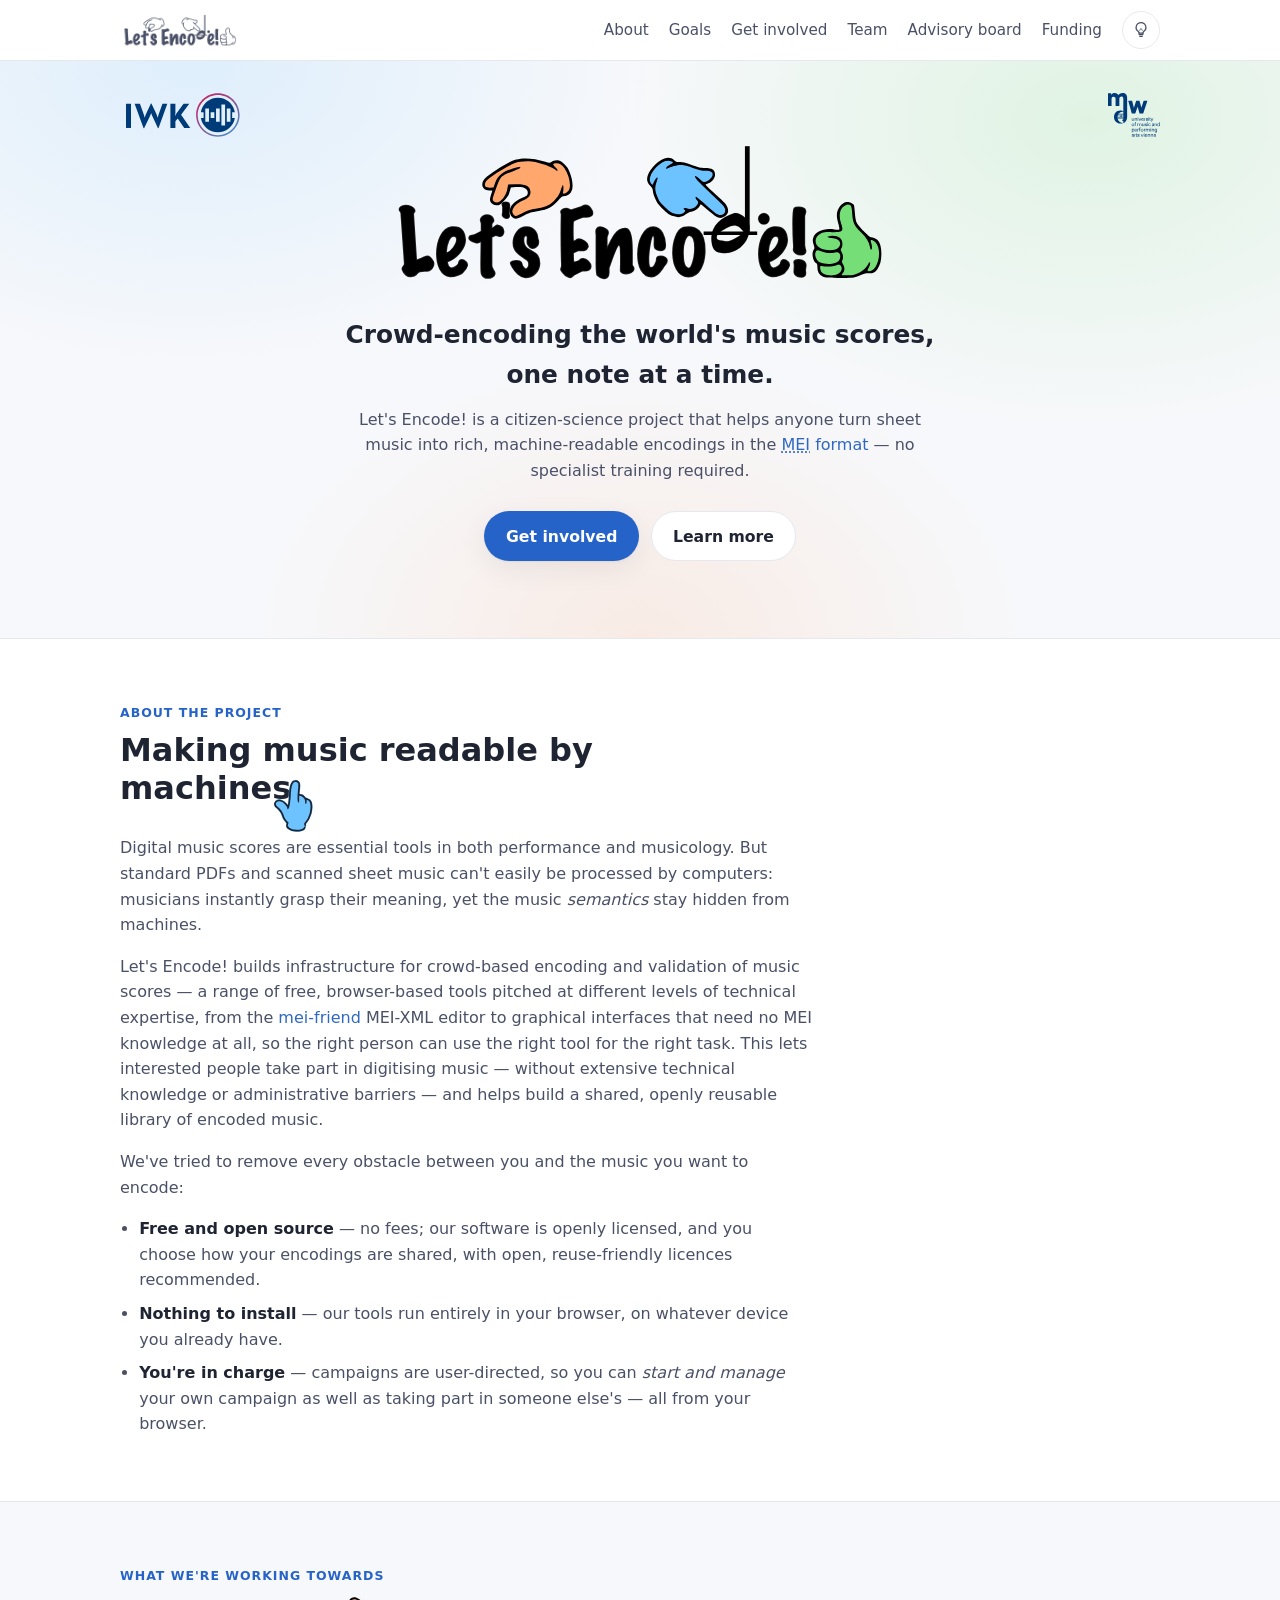
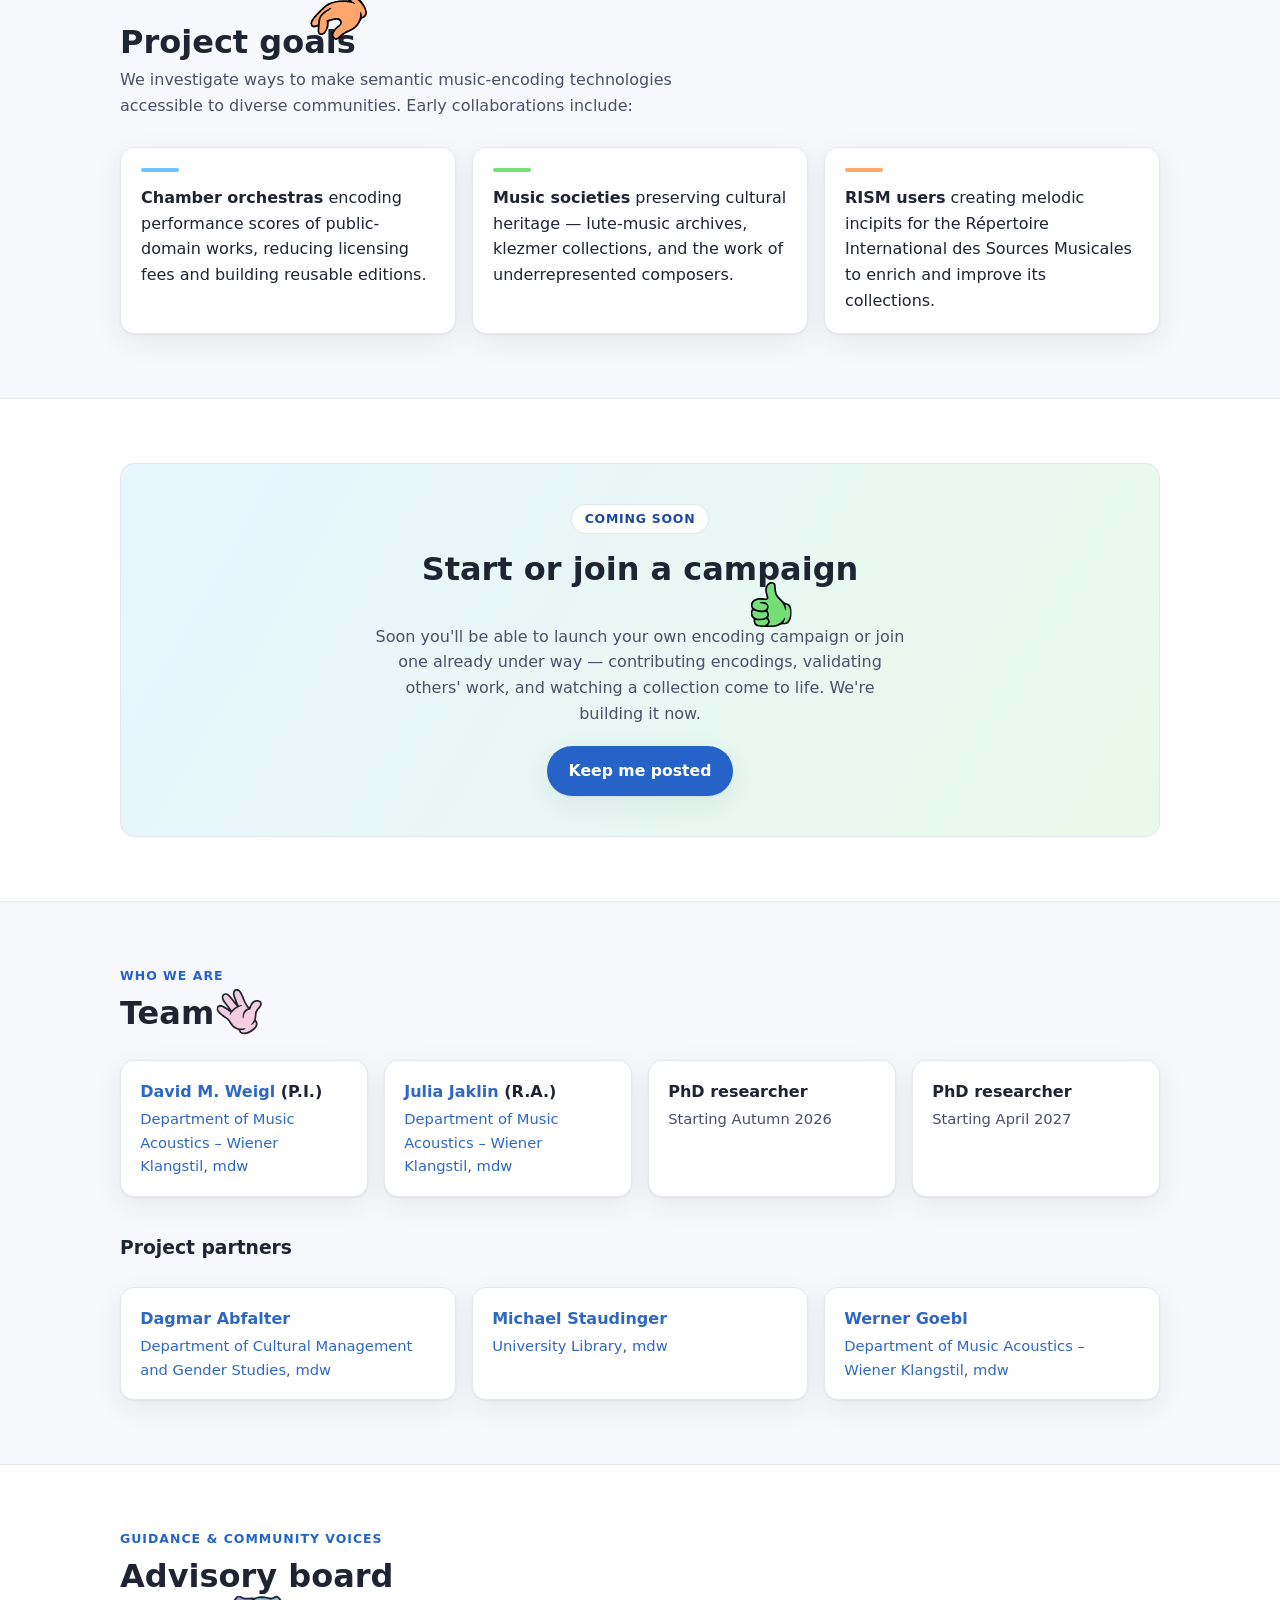
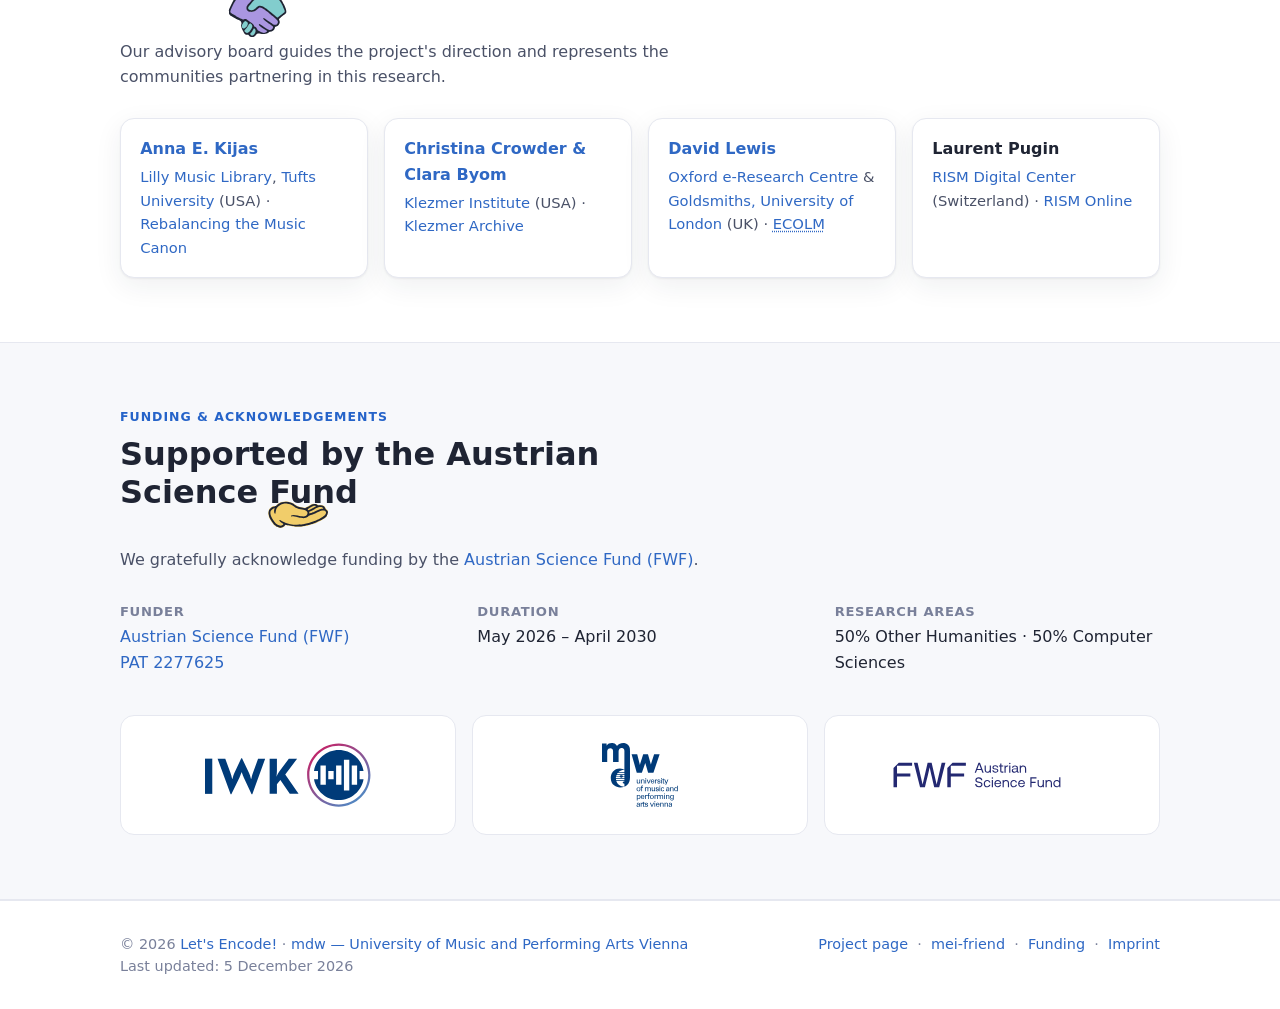
<file: index.html>
<!DOCTYPE html>
<html lang="en">
<head>
<meta charset="UTF-8">
<meta name="viewport" content="width=device-width, initial-scale=1">
<title>Let's Encode! Crowd-encoding and validation of music scores</title>
<meta name="description" content="Let's Encode! is a citizen-science project for crowd-based encoding and validation of music scores in the MEI format, with a family of free, browser-based tools for different levels of expertise — from the mei-friend MEI-XML editor to graphical interfaces that need no MEI knowledge.">

<!-- Open Graph / social preview -->
<meta property="og:title" content="Let's Encode!">
<meta property="og:description" content="Crowd-based encoding and validation of music scores in the MEI format.">
<meta property="og:type" content="website">

<meta name="color-scheme" content="light dark">
<script>
  // Theme: a saved choice (from the bulb toggle) wins; otherwise follow the
  // machine's colour-scheme setting. Runs before first paint so there's no
  // wrong-theme flash. Only the user's explicit pick is stored, under a single
  // localStorage key — a functional preference, no tracking.
  (function () {
    var stored = null;
    try { stored = localStorage.getItem("theme"); } catch (e) {}
    var dark = stored
      ? stored === "dark"
      : (window.matchMedia && matchMedia("(prefers-color-scheme: dark)").matches);
    var theme = dark ? "dark" : "light";
    document.documentElement.dataset.theme = theme;
    document.documentElement.style.colorScheme = theme;
  })();
</script>

<!-- Favicons (blue hand + note, isolated from the project logo) -->
<link rel="icon" href="assets/favicon.svg" type="image/svg+xml">
<link rel="icon" href="assets/favicon-32.png" sizes="32x32" type="image/png">
<link rel="icon" href="assets/favicon-16.png" sizes="16x16" type="image/png">
<link rel="apple-touch-icon" href="assets/apple-touch-icon.png">

<link rel="stylesheet" href="styles.css">
</head>
<body>
<a class="skip-link" href="#main">Skip to content</a>
<span id="top" aria-hidden="true"></span>

<!-- ====================== TOP BAR ====================== -->
<header class="topbar">
  <div class="wrap">
    <a class="brand" href="#top" aria-label="Let's Encode! — back to top"><span class="brand-logo" title="Let's Encode! Crowd-encoding and validation of music scores"><img class="brand-logo-img brand-logo-rest" src="assets/logos/lets-encode-nav.png" alt="" width="1120" height="400"><img class="brand-logo-img brand-logo-rest-dark" src="assets/logos/lets-encode-cream.png" alt="" width="1120" height="400"><img class="brand-logo-img brand-logo-hover" src="assets/logo.svg" alt="" width="1391" height="400"><img class="brand-logo-img brand-logo-hover-dark" src="assets/logo-dark.svg" alt="" width="1391" height="400"></span><span class="brand-text" aria-hidden="true">Let's Encode!</span></a>
    <div class="topbar-right">
      <nav class="nav" id="primary-nav" aria-label="Primary">
        <a href="#about">About</a>
        <a href="#goals">Goals</a>
        <a href="#get-involved">Get involved</a>
        <a href="#team">Team</a>
        <a href="#advisory">Advisory board</a>
        <a href="#funding">Funding</a>
      </nav>
      <button class="theme-toggle" type="button" aria-label="Switch to dark theme" aria-pressed="false" title="Toggle light / dark theme">
        <svg class="bulb" viewBox="-2 -2 28 28" width="22" height="22" aria-hidden="true" focusable="false">
          <g class="bulb-rays" stroke="currentColor" stroke-width="1.8" stroke-linecap="round">
            <line x1="12" y1="-1.8" x2="12" y2="2"/>
            <line x1="21.8" y1="2.2" x2="18.9" y2="5.1"/>
            <line x1="2.2" y1="2.2" x2="5.1" y2="5.1"/>
            <line x1="24.6" y1="11" x2="20.8" y2="11"/>
            <line x1="-0.6" y1="11" x2="3.2" y2="11"/>
          </g>
          <path class="bulb-glass" d="M12 2.6a6.2 6.2 0 0 0-3.8 11.1c.75.58 1.25 1.4 1.35 2.35h4.9c.1-.95.6-1.77 1.35-2.35A6.2 6.2 0 0 0 12 2.6Z"/>
          <path class="bulb-filament" d="M10 12.7 12 10l2 2.7"/>
          <g class="bulb-base" stroke="currentColor" stroke-width="1.5" stroke-linecap="round" stroke-linejoin="round" fill="none">
            <path d="M9.6 16.2v1.6h4.8v-1.6"/>
            <line x1="10.4" y1="20" x2="13.6" y2="20"/>
          </g>
        </svg>
      </button>
      <button class="nav-toggle" type="button" aria-label="Open menu" aria-expanded="false" aria-controls="primary-nav">
        <span class="nav-toggle-bars" aria-hidden="true"></span>
      </button>
    </div>
  </div>
</header>

<main id="main">

  <!-- ====================== HERO ====================== -->
  <section class="hero" aria-labelledby="hero-heading">
    <a class="hero-corner hero-corner-left" href="https://iwk.mdw.ac.at" target="_blank" rel="noopener" title="Department of Music Acoustics – Wiener Klangstil">
      <img src="assets/logos/IWK-logo2018-P281-short.svg" alt="IWK – Department of Music Acoustics – Wiener Klangstil" title="Department of Music Acoustics – Wiener Klangstil">
    </a>
    <a class="hero-corner hero-corner-right" href="https://mdw.ac.at" target="_blank" rel="noopener" title="mdw – University of Music and Performing Arts Vienna">
      <img src="assets/logos/MDW_Logo_englisch281.svg" alt="mdw – University of Music and Performing Arts Vienna" title="mdw – University of Music and Performing Arts Vienna">
    </a>
    <div class="wrap">
      <h1 id="hero-heading" class="visually-hidden" style="position:absolute;left:-9999px;">Let's Encode!</h1>
      <!--
        The logo SVG is INLINED below so its built-in animation can be triggered
        by lets-encode-logo.js (which toggles the `.play` class on <svg id="svg1">).
        Do NOT replace this with <img src="lets-encode-logo.svg"> — that shows the
        static logo only. The static logo also renders fine with JS disabled.
      -->
      <div class="logo" role="img" aria-label="Let's Encode! logo: three cartoon hands interacting with the words, a musical note, and a thumbs-up." title="Let's Encode! Crowd-encoding and validation of music scores">
<svg xmlns:inkscape="http://www.inkscape.org/namespaces/inkscape" xmlns:sodipodi="http://sodipodi.sourceforge.net/DTD/sodipodi-0.dtd" xmlns="http://www.w3.org/2000/svg" xmlns:svg="http://www.w3.org/2000/svg" width="141.11163mm" height="40.581127mm" viewBox="0 0 141.11163 40.581127" version="1.1" id="svg1" inkscape:version="1.4 (e7c3feb1, 2024-10-09)" sodipodi:docname="lets-encode.svg">
  <sodipodi:namedview id="namedview1" pagecolor="#ffffff" bordercolor="#000000" borderopacity="0.25" inkscape:showpageshadow="2" inkscape:pageopacity="0.0" inkscape:pagecheckerboard="0" inkscape:deskcolor="#d1d1d1" inkscape:document-units="mm" inkscape:zoom="0.82136644" inkscape:cx="118.09589" inkscape:cy="206.97218" inkscape:current-layer="layer1"/>
  <defs id="defs1"><style type="text/css"><![CDATA[
/* --- Let's Encode: subtle, serialized hand animations --- */
#orange-hand, #blue-hand, #green-hand, #apostrophe, #note {
  transform-box: fill-box;
}

/* 1) Orange hand twiddles the apostrophe (subtle horizontal wobble) */
#orange-hand {
  transform-origin: 70% 85%;
}
@keyframes orange-twiddle {
  0%   { transform: rotate(0deg) scaleX(1); }
  35%  { transform: rotate(-2.5deg) scaleX(0.97); }
  70%  { transform: rotate(1.5deg) scaleX(0.99); }
  100% { transform: rotate(0deg) scaleX(1); }
}
#apostrophe {
  /* Pivot from the top so the bottom-right (where the orange hand grips it)
     swings on a long lever arm and stays in contact instead of gapping. */
  transform-origin: 100% 0%;
}
@keyframes apostrophe-twiddle {
  0%   { transform: rotate(0deg); }
  35%  { transform: rotate(-7deg); }
  70%  { transform: rotate(2.5deg); }
  100% { transform: rotate(0deg); }
}

/* 2) Blue hand boops the note (subtle downward dip) */
#blue-hand {
  transform-origin: 25% 15%;
}
@keyframes blue-boop {
  0%   { transform: translate(0, 0) rotate(0deg); }
  45%  { transform: translate(0.8px, 1px) rotate(1deg); }
  100% { transform: translate(0, 0) rotate(0deg); }
}
#note {
  transform-origin: 50% 100%;
}
@keyframes note-boop {
  0%   { transform: translateY(0); }
  45%  { transform: translateY(1.2px); }
  75%  { transform: translateY(-0.3px); }
  100% { transform: translateY(0); }
}

/* 3) Green hand pops the thumbs-up (subtle scale) */
#green-hand {
  transform-origin: 50% 90%;
}
@keyframes green-pop {
  0%   { transform: scale(1) rotate(0deg); }
  40%  { transform: scale(1.035) rotate(-1.5deg); }
  100% { transform: scale(1) rotate(0deg); }
}

@media (prefers-reduced-motion: reduce) {
  #orange-hand, #blue-hand, #green-hand, #apostrophe, #note { animation: none; }
}

/* The automated combo: the full staggered orange -> blue -> green sequence,
   played while the root <svg> has class "play" (JS re-adds it on a bounded
   random timer). */
#svg1.play #orange-hand { animation: orange-twiddle 0.55s ease-in-out 0s 1 both; }
#svg1.play #apostrophe  { animation: apostrophe-twiddle 0.55s ease-in-out 0s 1 both; }
#svg1.play #blue-hand   { animation: blue-boop 0.50s cubic-bezier(0.34, 1.4, 0.64, 1) 0.275s 1 both; }
#svg1.play #note        { animation: note-boop 0.50s cubic-bezier(0.34, 1.4, 0.64, 1) 0.275s 1 both; }
#svg1.play #green-hand  { animation: green-pop 0.45s cubic-bezier(0.34, 1.5, 0.64, 1) 0.525s 1 both; }

/* Individual hover replay: JS adds .play-orange / .play-blue / .play-green when
   the cursor enters that hand or its companion glyph, then removes it when the
   gesture ends. Each plays its own full gesture once — no stagger, no hold. */
#svg1.play-orange #orange-hand { animation: orange-twiddle 0.55s ease-in-out 0s 1 both; }
#svg1.play-orange #apostrophe  { animation: apostrophe-twiddle 0.55s ease-in-out 0s 1 both; }
#svg1.play-blue   #blue-hand   { animation: blue-boop 0.50s cubic-bezier(0.34, 1.4, 0.64, 1) 0s 1 both; }
#svg1.play-blue   #note        { animation: note-boop 0.50s cubic-bezier(0.34, 1.4, 0.64, 1) 0s 1 both; }
#svg1.play-green  #green-hand  { animation: green-pop 0.45s cubic-bezier(0.34, 1.5, 0.64, 1) 0s 1 both; }

]]></style></defs>
  <g inkscape:label="Layer 1" inkscape:groupmode="layer" id="layer1" transform="translate(-73.818741,-93.662498)">
    <g class="blue-hand" id="blue-hand"><g id="g31" transform="matrix(0.49406185,0.48471606,-0.48471606,0.49406185,301.88844,151.90373)">
      <path style="fill:#6dc3ff;fill-opacity:1;stroke:#0000ff;stroke-width:0.329372;stroke-linecap:round;stroke-linejoin:round;stroke-dasharray:none;stroke-opacity:1;paint-order:fill markers stroke" d="m -617.54269,222.38588 c -4.28784,0.25411 -7.18007,3.96084 -10.3468,6.39653 -8.60674,7.58765 -20.51045,9.76613 -29.28604,17.07396 -5.32159,4.75696 -8.95052,11.13235 -11.7936,17.6044 -0.48805,1.70716 -0.51818,0.65441 -0.3916,-0.48285 0.12762,-2.94514 1.51344,-5.75934 2.00735,-8.70989 -0.18897,-2.44295 -3.3562,-2.23168 -4.93091,-1.29755 -6.2653,2.93112 -9.55507,9.87912 -9.98558,16.52953 -0.68964,8.75181 -0.26574,18.35777 5.01248,25.75301 2.22445,3.05257 6.3245,5.13626 10.07933,4.04741 1.68932,-1.23407 0.11813,-3.49118 -0.16157,-5.06715 -0.64618,-1.89207 -1.38539,-4.13019 -1.41682,-6.08032 2.8819,5.76458 5.92774,11.99025 11.78971,15.28294 6.36848,3.65268 13.34732,7.06016 20.87988,6.82754 6.00132,-0.0657 12.13749,0.13071 17.99837,-1.34004 6.28708,-1.89967 12.52492,-6.57516 13.83277,-13.34031 0.37704,-1.86029 0.32746,-4.93853 -2.17808,-5.13857 -0.57106,-0.1536 -1.93147,0.36945 -1.98009,-0.0738 2.39035,-1.9681 5.57023,-2.93903 7.47325,-5.53118 3.05192,-3.67616 3.74673,-8.97825 2.57638,-13.50427 -0.7482,-2.58326 -3.30926,-4.09439 -5.91018,-4.08612 -1.03701,-0.11171 -2.09839,-0.27579 -3.04047,-0.74835 12.05731,-1.4497 24.2711,-0.88068 36.2945,-2.64673 4.0563,-0.57551 8.36862,-2.48485 9.96338,-6.54391 1.87779,-4.19658 -1.35414,-8.86887 -5.29686,-10.39571 -4.58395,-1.84977 -9.68841,-1.03204 -14.50329,-1.20462 -15.07836,0.16239 -30.20292,0.69007 -45.24638,-0.0339 -1.10827,-0.0932 -2.20899,-0.32225 -3.25891,-0.68991 4.19071,-0.54497 8.51719,-0.0387 12.64983,-0.97982 3.8182,-1.89226 4.96507,-6.62259 5.38991,-10.51543 0.41177,-3.63193 -0.15357,-7.78254 -3.25664,-10.14891 -0.7804,-0.78377 -1.8896,-1.03644 -2.96332,-0.956 z" id="path31" transform="matrix(0.26458333,0,0,0.26458333,-28.491819,30.034714)"/>
      <path d="m -199.1306,112.5733 c -1.68676,-0.47376 -3.4261,-1.32464 -4.24799,-2.07811 -0.44998,-0.41253 -0.97568,-0.565 -2.00586,-0.58178 -1.7565,-0.0286 -2.80071,-0.72567 -3.58429,-2.39266 -1.16438,-2.4771 -1.14402,-7.05153 0.0408,-9.17174 0.82277,-1.47229 1.82001,-2.15327 3.23576,-2.20959 0.98414,-0.0392 1.30026,-0.19843 2.01947,-1.01757 0.56158,-0.6396 1.71955,-1.37727 3.39184,-2.16074 3.70503,-1.7358 4.00935,-1.91615 5.31728,-3.15125 2.07075,-1.95545 3.16387,-2.18996 4.52774,-0.97135 1.04221,0.93122 1.32328,2.80154 0.65967,4.38977 -0.2337,0.55932 -0.42491,1.07711 -0.42491,1.15064 0,0.0735 2.48607,0.0471 5.5246,-0.0587 5.23203,-0.18219 5.58981,-0.16353 6.75581,0.35225 1.55832,0.68931 2.16944,1.89137 1.75122,3.44454 -0.52668,1.95593 -1.51799,2.39314 -6.18562,2.72807 -2.05973,0.1478 -3.7727,0.29423 -3.80659,0.32538 -0.0339,0.0312 0.0447,0.42723 0.17456,0.88015 0.30827,1.07489 -0.0852,2.79873 -0.88235,3.86531 -0.39905,0.53395 -0.66663,1.32642 -0.74633,2.2103 -0.16398,1.81881 -1.07736,2.99956 -3.04646,3.93823 -1.30229,0.62081 -1.92614,0.73866 -4.30134,0.81253 -1.88418,0.0586 -3.22504,-0.0391 -4.16702,-0.30368 z m 8.03416,-1.48053 c 1.45346,-0.7206 2.48286,-2.05131 2.48286,-3.20959 0,-0.63916 -0.0977,-0.75708 -0.57072,-0.68848 -0.95878,0.13907 -0.86682,-0.55778 0.1285,-0.97365 1.2852,-0.537 2.07368,-1.73132 2.09549,-3.1741 0.0208,-1.37659 -0.39361,-1.98563 -1.35494,-1.99123 -0.83716,-0.005 -1.48331,-0.37072 -1.26853,-0.71824 0.0858,-0.13875 2.35443,-0.3254 5.04151,-0.41477 5.28518,-0.17578 6.40189,-0.42633 7.17778,-1.61048 0.61669,-0.9412 0.22924,-2.01149 -0.94609,-2.61349 -0.82675,-0.42346 -1.51734,-0.4502 -7.52487,-0.29141 -7.14214,0.18879 -9.65729,0.0366 -9.65729,-0.5843 0,-0.29329 0.43725,-0.37784 1.95394,-0.37784 1.83462,0 1.98276,-0.044 2.42572,-0.72001 0.67794,-1.03468 0.82292,-3.07378 0.27769,-3.9059 -0.69687,-1.06355 -1.60824,-0.87369 -3.24735,0.67651 -0.89272,0.8443 -2.17826,1.68493 -3.46516,2.26591 -3.2222,1.45469 -3.7526,1.75392 -4.91895,2.77507 -0.96901,0.84837 -2.50134,3.36949 -2.95482,4.86155 -0.14858,0.48884 -0.18049,0.49415 -0.41878,0.0697 -0.23474,-0.41812 -0.0379,-1.67621 0.46878,-2.99667 0.24101,-0.62805 -0.84504,-0.45047 -1.71333,0.28015 -1.1606,0.97658 -1.69927,2.55329 -1.71778,5.02807 -0.0266,3.56174 1.3163,6.2177 3.14387,6.2177 0.35264,0 0.63936,-0.0298 0.63717,-0.0661 -0.002,-0.0364 -0.17556,-0.5424 -0.38526,-1.12448 -0.42775,-1.18732 -0.51573,-2.24896 -0.18638,-2.24896 0.11997,0 0.54707,0.71253 0.94913,1.58341 0.85111,1.84356 1.79367,2.72276 3.99301,3.72458 2.09622,0.95484 2.44672,1.01348 5.58644,0.93462 2.21233,-0.0556 2.90103,-0.17836 3.96836,-0.70753 z" style="fill:#000000" id="path1"/>
    </g>
    </g><path d="m 88.23657,127.20017 q 0.13709,0.27418 0.13709,0.61691 0,0.57121 -0.36558,1.09672 -0.34273,0.52552 -0.82254,0.7083 -0.45697,0.15995 -1.32522,0.15995 -0.86824,0 -1.25666,0.11424 -0.38843,0.11424 -0.89109,0.7083 -0.43412,0.47981 -1.508,0.63975 -0.6626,0.0914 -1.34805,-0.45697 -0.68545,-0.54836 -0.93678,-1.34805 -0.0457,-0.15994 -0.0457,-0.29703 0,-0.29703 0.31989,-0.66261 0.34273,-0.36557 0.31988,-0.63975 l -0.95964,-13.84616 q 0,-0.0914 -0.25133,-0.41127 -0.22848,-0.34273 -0.22848,-0.57121 0,-0.31988 0.34272,-0.61691 0.47982,-0.43412 1.37091,-0.43412 0.754,0 1.43945,0.31988 0.7083,0.31988 0.89109,0.754 0.11424,0.25133 0.11424,0.43412 0,0.20563 -0.20564,0.41127 -0.20563,0.20563 -0.18278,0.38842 l 0.82254,12.61234 1.37091,-0.54836 q 0.43412,-0.20563 0.86824,-0.38842 0.45696,-0.20564 0.75399,-0.20564 0.82255,0 1.57655,1.4623 z" id="text17-6-0-7" style="font-size:85.3333px;line-height:0;font-family:'Marker Felt';-inkscape-font-specification:'Marker Felt';text-align:justify;letter-spacing:0px;word-spacing:0.05px;white-space:pre;stroke:#000000;stroke-width:0.414887;stroke-linecap:round;stroke-linejoin:round;stroke-dashoffset:0.74891;stroke-opacity:0.838663;paint-order:fill markers stroke" aria-label="L"/>
    <path d="m 97.47875,128.31974 q -0.18279,0.86824 -1.23381,1.85073 -0.15994,0.25133 -1.25666,0.6626 -1.25666,0.47982 -2.1706,0.41127 -1.71363,-0.11424 -2.69612,-1.96496 -0.89108,-1.71363 -0.89108,-4.20411 0,-2.69612 1.00532,-4.72963 1.11959,-2.23915 2.99315,-2.51333 0.36557,-0.0457 0.7083,-0.0457 2.71896,0 2.99314,3.33588 0.13709,1.53085 -1.21096,3.33587 -1.46229,1.98781 -3.74714,2.78751 0.25133,0.91394 0.38842,1.18812 0.31988,0.57121 0.86824,0.57121 0.52551,0 1.11957,-0.41128 0.50267,-0.34272 0.68546,-0.6626 0.0914,-0.0457 0.18279,-0.50266 0.0914,-0.47982 0.47981,-0.68546 0.13709,-0.0685 0.31988,-0.0685 0.54836,0 1.05102,0.54836 0.52551,0.52551 0.41127,1.09672 z m -3.5872,-8.04265 q -0.91393,0 -1.48514,1.30237 -0.75399,1.73648 -0.6169,3.42726 1.07387,-0.34272 1.9878,-1.59939 0.91395,-1.25666 0.91395,-2.23914 0,-0.8911 -0.79971,-0.8911 z" id="text16-4-1-6" style="font-size:85.3333px;line-height:0;font-family:'Marker Felt';-inkscape-font-specification:'Marker Felt';text-align:justify;letter-spacing:0px;word-spacing:0.05px;white-space:pre;stroke:#000000;stroke-width:0.414887;stroke-linecap:round;stroke-linejoin:round;stroke-dashoffset:0.74891;stroke-opacity:0.838663;paint-order:fill markers stroke" aria-label="e"/>
    <path d="m 106.43532,120.34564 q -0.1828,0 -0.57122,-0.1371 -0.38841,-0.15994 -0.59406,-0.15994 -0.15994,0 -0.31988,0.0685 l -0.84539,0.43413 v 7.81416 q 0,0.43412 0.45697,1.11957 0.47982,0.68546 0.38842,1.09673 -0.11424,0.50266 -0.68545,0.79969 -0.54836,0.29703 -1.18812,0.29703 -1.21096,0 -1.66793,-1.07387 -0.13709,-0.31988 -0.15994,-2.03351 -0.0228,-1.14242 0.0228,-3.56436 0.0457,-2.74181 0.0457,-3.47296 -0.13709,0.0457 -0.45697,0.31988 -0.31988,0.25133 -0.63975,0.25133 -0.25134,0 -0.63976,-0.13709 -1.59938,-0.54836 -1.59938,-1.11957 0,-0.13709 0.0685,-0.29703 0.15994,-0.36559 0.59405,-0.41128 0.66261,-0.0914 0.7997,-0.15994 0.52551,-0.20564 1.91927,-0.98248 v -1.98782 q 0,-0.22848 -0.1371,-0.59405 -0.11424,-0.38843 -0.11424,-0.57122 0,-0.20563 0.11424,-0.38842 0.59406,-0.91394 1.59939,-0.91394 1.16527,0 1.64509,0.91394 0.18279,0.36558 0.18279,0.59406 0,0.27418 -0.27418,0.57121 -0.27418,0.29703 -0.27418,0.54836 v 1.11958 q 0.41127,-0.18279 0.91393,-0.61691 0.38843,-0.31988 0.66261,-0.31988 0.11424,0 0.25133,0.0457 1.43945,0.38842 1.43945,1.73648 0,0.43412 -0.27418,0.82254 -0.25133,0.38843 -0.6626,0.38843 z" id="text15-7-4-1" style="font-size:85.3333px;line-height:0;font-family:'Marker Felt';-inkscape-font-specification:'Marker Felt';text-align:justify;letter-spacing:0px;word-spacing:0.05px;white-space:pre;stroke:#000000;stroke-width:0.414887;stroke-linecap:round;stroke-linejoin:round;stroke-dashoffset:0.74891;stroke-opacity:0.838663;paint-order:fill markers stroke" aria-label="t"/>
    <g class="apostrophe" id="apostrophe"><path d="m 108.95576,112.48794 -0.10732,1.60969 q -0.0179,0.16097 0.0358,0.41136 0.0537,0.2504 0.0537,0.33983 0,0.60811 -0.69754,0.60811 -0.37559,0 -0.75119,-0.23252 -0.37559,-0.25039 -0.46502,-0.59022 -0.0358,-0.17885 0.0358,-0.44713 0.0715,-0.26828 0.0715,-0.41136 v -1.39507 l -0.21462,-0.8585 q 0.26828,-0.48291 0.96581,-0.48291 0.84062,0 1.07313,0.59022 0.0537,0.1252 0,0.8585 z" id="text14-7-4-2" style="font-size:85.3333px;line-height:0;font-family:'Marker Felt';-inkscape-font-specification:'Marker Felt';text-align:justify;letter-spacing:0px;word-spacing:0.05px;white-space:pre;stroke:#000000;stroke-width:0.324768;stroke-linecap:round;stroke-linejoin:round;stroke-dashoffset:0.74891;stroke-opacity:0.838663;paint-order:fill markers stroke" aria-label="'"/>
    </g><path d="m 117.12158,127.65714 q 0,1.59939 -1.14243,2.74181 -1.14241,1.11958 -2.6961,1.11958 -0.9825,0 -2.03352,-0.93679 -0.82254,-0.754 -1.48514,-1.85072 -0.57122,-0.95964 -0.50268,-1.21097 0.25133,-0.57121 1.57655,-0.57121 0.54836,0 0.86823,0.15994 0.54837,0.29703 0.61691,0.754 0.0686,0.52551 0.22848,0.6626 0.47982,0.73115 0.86825,0.73115 0.29702,0 0.54836,-0.38842 0.27418,-0.41128 0.27418,-0.95964 0,-0.34272 -0.11424,-0.68545 -0.11425,-0.34273 -1.23382,-1.05103 -1.34806,-0.84539 -1.91927,-1.48515 -0.98248,-1.09672 -0.98248,-2.55902 0,-1.71363 1.00533,-2.99315 1.00533,-1.30236 2.55903,-1.30236 1.59939,0 2.44478,1.21096 0.68545,0.98249 0.57121,1.98783 0.25133,0.27418 0.25133,0.91393 0,0.68546 -0.50267,1.16527 -0.50266,0.47982 -1.02817,0.47982 -0.77685,0 -1.34806,-1.02818 -0.15994,-0.27418 -0.15994,-0.73115 0,-0.20563 0.0228,-0.57121 0.0457,-0.38842 0.0457,-0.54836 0,-0.59407 -0.43412,-0.59407 -0.66261,0 -0.66261,1.30237 0,1.32521 0.86825,2.1249 0.34272,0.31988 1.48514,0.91394 0.98248,0.50267 1.39375,1.02818 0.61691,0.79969 0.61691,2.1706 z" id="text13-6-8-6" style="font-size:85.3333px;line-height:0;font-family:'Marker Felt';-inkscape-font-specification:'Marker Felt';text-align:justify;letter-spacing:0px;word-spacing:0.05px;white-space:pre;stroke:#000000;stroke-width:0.414887;stroke-linecap:round;stroke-linejoin:round;stroke-dashoffset:0.74891;stroke-opacity:0.838663;paint-order:fill markers stroke" aria-label="s"/>
    <path d="m 131.25165,114.67923 q -0.52551,0.43411 -1.34805,0.43411 -0.34272,0 -0.79969,-0.0685 -0.6626,0.20564 -1.18813,0.41127 -1.2795,0.47982 -1.69077,0.82254 -0.13709,2.37624 0,5.43794 0.13709,-0.0914 0.68545,-0.18279 0.27418,-0.47981 0.93678,-0.47981 0.6626,0 1.53085,0.63975 0.89109,0.63976 0.89109,1.25666 0,0.15994 -0.0686,0.31988 -0.27418,0.68546 -0.84539,0.86824 -0.34274,0.11425 -1.00534,0.0685 -0.6626,-0.0685 -0.84539,0.0228 -0.52551,0.25133 -1.27952,0.59406 0,2.05636 0.13711,2.65041 0.95963,-0.22848 1.59938,-0.54836 0.11424,-0.15994 0.22848,-0.29703 0.22848,-0.25133 0.82254,-0.20563 0.63977,0.0457 1.32522,0.73115 0.68545,0.68545 0.68545,1.39375 0,0.61691 -0.52551,0.91394 -0.52551,0.29703 -1.75934,0.20563 l -2.14774,1.07388 q -0.13709,0.0685 -0.59406,0.45697 -0.34274,0.29703 -0.61692,0.29703 -0.0914,0 -0.20562,-0.0228 -1.21098,-0.36558 -2.19346,-1.89642 -0.0686,-0.11424 -0.0686,-0.27418 0,-0.0686 0.25133,-0.91394 -0.25133,-6.64889 -0.0914,-14.16603 -0.15994,-0.22849 -0.15994,-0.45697 0,-0.754 1.39375,-0.95964 0.29704,-0.0457 0.754,0.15994 0.29703,0.15994 0.57122,0.29703 l 2.74181,-0.86824 q 0.0914,-0.0228 0.52551,-0.27418 0.29703,-0.18279 0.68545,-0.18279 0.18279,0 0.43412,0.0457 0.50267,0.0914 0.98248,0.79969 0.50267,0.68546 0.50267,1.30236 0,0.38843 -0.25133,0.59407 z" id="text12-7-7-9" style="font-size:85.3333px;line-height:0;font-family:'Marker Felt';-inkscape-font-specification:'Marker Felt';text-align:justify;letter-spacing:0px;word-spacing:0.05px;white-space:pre;stroke:#000000;stroke-width:0.414887;stroke-linecap:round;stroke-linejoin:round;stroke-dashoffset:0.74891;stroke-opacity:0.838663;paint-order:fill markers stroke" aria-label="E"/>
    <path d="m 142.67588,129.25653 q -0.0457,0.50266 -0.6626,0.86824 -0.6169,0.34273 -1.3709,0.34273 -1.11959,0 -1.53085,-0.70831 0.18279,-7.03731 -0.41127,-7.1287 -0.57121,-0.0914 -2.78751,6.30616 0,0.68545 0,1.37091 -0.0228,0.82254 -0.45697,1.16527 -0.41127,0.34272 -0.89108,0.34272 -0.82256,0 -1.75934,-0.89108 -0.27418,-0.22849 -0.29703,-3.47297 0.0228,1.98782 0.0228,-7.38005 0,-0.20563 -0.0457,-0.54836 -0.0457,-0.36558 -0.0457,-0.52551 0,-0.43412 0.22848,-0.754 0.27418,-0.41127 0.86824,-0.41127 0.61691,0 1.27951,0.38842 0.68546,0.36557 0.82255,0.7083 0.0914,0.22848 0.0914,0.45697 0,0.22848 -0.18279,0.63976 -0.18279,0.41128 -0.18279,0.68546 v 3.15308 q 1.43945,-3.06169 2.17061,-4.04418 1.30235,-1.69078 2.94744,-1.57654 0.98248,0.0685 1.39376,1.82787 0.31987,1.32522 0.34272,3.92994 0,2.05636 0,4.11272 0.0457,0.15994 0.31988,0.57121 0.15994,0.22848 0.13709,0.57121 z" id="text11-0-1-2" style="font-size:85.3333px;line-height:0;font-family:'Marker Felt';-inkscape-font-specification:'Marker Felt';text-align:justify;letter-spacing:0px;word-spacing:0.05px;white-space:pre;stroke:#000000;stroke-width:0.414887;stroke-linecap:round;stroke-linejoin:round;stroke-dashoffset:0.74891;stroke-opacity:0.838663;paint-order:fill markers stroke" aria-label="n"/>
    <path d="m 151.72386,126.92599 q -0.0228,0.50267 -0.43411,1.02818 -0.63976,0.754 -0.82255,1.14242 -1.43945,2.19345 -2.97031,2.19345 -1.80502,0 -2.81035,-1.82787 -0.89108,-1.66794 -0.89108,-4.20412 0,-2.90175 1.09672,-5.04951 1.21096,-2.37623 3.13023,-2.37623 1.508,0 2.44479,1.66793 0.77685,1.41662 0.77685,3.08455 0,0.45697 -0.0686,0.79969 -0.15994,0.77685 -1.30235,0.77685 -0.89109,0 -1.37092,-0.50266 -0.22847,-0.25134 -0.22847,-1.16528 0,-0.22848 0.0228,-0.6626 0,-0.45697 0,-0.6626 0,-1.02819 -0.36558,-1.02819 -0.38842,0 -0.82254,2.262 -0.43412,2.23915 -0.43412,4.20411 0,2.28485 0.68545,2.28485 0.89109,0 1.32521,-1.43946 0.1828,-0.20563 0.20564,-0.82254 0,-0.54836 0.27418,-0.7083 0.27418,-0.18279 0.79969,-0.18279 0.68545,0 1.18812,0.29703 0.59406,0.34273 0.57121,0.89109 z" id="text10-8-0-2" style="font-size:85.3333px;line-height:0;font-family:'Marker Felt';-inkscape-font-specification:'Marker Felt';text-align:justify;letter-spacing:0px;word-spacing:0.05px;white-space:pre;stroke:#000000;stroke-width:0.414887;stroke-linecap:round;stroke-linejoin:round;stroke-dashoffset:0.74891;stroke-opacity:0.838663;paint-order:fill markers stroke" aria-label="c"/>
    <path d="m 160.44053,118.92903 q 1.53084,1.5537 1.53084,5.2323 0,2.85606 -1.07388,4.86672 -1.21096,2.26199 -3.33587,2.26199 -2.10205,0 -3.24447,-2.03351 -1.00534,-1.78218 -1.00534,-4.52399 0,-2.42193 0.77685,-4.3412 0.82254,-2.05637 2.10206,-2.42194 0.6626,-0.18279 1.3709,-0.18279 1.75934,0 2.87891,1.14242 z m -2.60472,1.09673 q -0.754,-0.0685 -1.30236,1.41661 -0.47981,1.34806 -0.47981,2.8332 0,2.14775 0.18278,3.03884 0.31988,1.59939 1.32521,1.75933 0.63976,0.0914 1.18812,-1.75933 0.52551,-1.78217 0.52551,-3.81568 0,-3.33588 -1.43945,-3.47297 z" id="text9-1-2-8" style="font-size:85.3333px;line-height:0;font-family:'Marker Felt';-inkscape-font-specification:'Marker Felt';text-align:justify;letter-spacing:0px;word-spacing:0.05px;white-space:pre;stroke:#000000;stroke-width:0.414887;stroke-linecap:round;stroke-linejoin:round;stroke-dashoffset:0.74891;stroke-opacity:0.838663;paint-order:fill markers stroke" aria-label="o"/>
    <path d="m 184.86869,128.31974 q -0.18279,0.86824 -1.23382,1.85073 -0.15994,0.25133 -1.25667,0.6626 -1.25666,0.47982 -2.1706,0.41127 -1.71363,-0.11424 -2.69611,-1.96496 -0.89109,-1.71363 -0.89109,-4.20411 0,-2.69612 1.00533,-4.72963 1.11957,-2.23915 2.99315,-2.51333 0.36557,-0.0457 0.7083,-0.0457 2.71896,0 2.99315,3.33588 0.13709,1.53085 -1.21098,3.33587 -1.46228,1.98781 -3.74714,2.78751 0.25134,0.91394 0.38843,1.18812 0.31988,0.57121 0.86824,0.57121 0.52551,0 1.11957,-0.41128 0.50267,-0.34272 0.68545,-0.6626 0.0914,-0.0457 0.1828,-0.50266 0.0914,-0.47982 0.47981,-0.68546 0.13709,-0.0685 0.31988,-0.0685 0.54837,0 1.05103,0.54836 0.5255,0.52551 0.41127,1.09672 z m -3.5872,-8.04265 q -0.91394,0 -1.48515,1.30237 -0.754,1.73648 -0.61691,3.42726 1.07388,-0.34272 1.98782,-1.59939 0.91393,-1.25666 0.91393,-2.23914 0,-0.8911 -0.79969,-0.8911 z" id="text7-2-4-7" style="font-size:85.3333px;line-height:0;font-family:'Marker Felt';-inkscape-font-specification:'Marker Felt';text-align:justify;letter-spacing:0px;word-spacing:0.05px;white-space:pre;stroke:#000000;stroke-width:0.414887;stroke-linecap:round;stroke-linejoin:round;stroke-dashoffset:0.74891;stroke-opacity:0.838663;paint-order:fill markers stroke" aria-label="e"/>
    <path d="m 189.26698,113.30832 q 0.0457,0.15994 0.0457,0.31988 0,0.22848 -0.15993,0.68545 -0.15995,0.43412 -0.15995,0.73115 v 7.58569 q 0,0.34272 0.15995,0.93678 0.18278,0.59406 0.18278,0.84539 0,0.43412 -0.36557,0.7083 -0.34273,0.25134 -0.89109,0.25134 -1.18812,0 -1.82787,-0.82255 -0.20564,-0.27418 -0.20564,-0.6169 0,-0.11424 0.0457,-0.41128 0.0457,-0.31987 0.0228,-0.52551 -0.20564,-2.85606 -0.20564,-5.8949 0,-3.95278 0.34273,-4.3412 0.25133,-0.29703 1.14242,-0.29703 1.64509,0 1.87357,0.84539 z m 0,14.39452 q 0.11425,0.25133 0.11425,0.54836 0,0.20563 -0.0914,0.6626 -0.0686,0.45697 -0.0686,0.7083 0,-0.0457 0.0686,0.68546 0.0228,0.38842 -0.15994,0.6626 -0.25134,0.41127 -0.93679,0.41127 -1.18812,0 -1.80503,-0.79969 -0.15994,-0.22848 -0.15994,-0.7083 0,-0.18279 0.0457,-0.82255 0.0457,-0.57121 0.0228,-0.93678 0,-0.0686 -0.0685,-0.47982 -0.0686,-0.27418 0.0228,-0.47981 0.18278,-0.43413 1.02817,-0.43413 1.5537,0 1.98782,0.98249 z" id="text6-2-5-1" style="font-size:85.3333px;line-height:0;font-family:'Marker Felt';-inkscape-font-specification:'Marker Felt';text-align:justify;letter-spacing:0px;word-spacing:0.05px;white-space:pre;stroke:#000000;stroke-width:0.414887;stroke-linecap:round;stroke-linejoin:round;stroke-dashoffset:0.74891;stroke-opacity:0.838663;paint-order:fill markers stroke" aria-label="!"/>
    <g class="note" id="note"><g id="g21-0-4-5" transform="matrix(2.9706677,0,0,2.9706677,65.75444,498.39952)" style="fill:#000000;fill-opacity:1;stroke:#000000;stroke-opacity:1">
      <path d="m 32.279156,-127.55052 h 4.892002" stroke-width="0.32031" id="path131-6-1-9" style="fill:#000000;fill-opacity:1;stroke:#000000;stroke-opacity:1"/>
      <circle cx="37.782658" cy="-128.86089" id="ellipse132-2-7-4" r="0.5241431" style="fill:#000000;fill-opacity:1;stroke:#000000;stroke-width:0.0145595;stroke-opacity:1"/>
      <g id="y198t3iu-4-7-9" class="stem" transform="matrix(0.01455953,0,0,0.00695652,-68.429113,-181.50041)" style="fill:#000000;fill-opacity:1;stroke:#000000;stroke-width:29.8093;stroke-dasharray:none;stroke-opacity:1">
        <path d="M 7191,7763 V 6613" stroke-width="18" id="path134-0-0-0" style="fill:#000000;fill-opacity:1;stroke:#000000;stroke-width:29.8093;stroke-dasharray:none;stroke-opacity:1"/>
      </g>
      <g id="num8rai-1-9-6" class="note" transform="matrix(0.01455953,0,0,0.01455953,-68.429113,-241.30413)" style="fill:#000000;fill-opacity:1;stroke:#000000;stroke-opacity:1">
        <g class="notehead" id="g134-7-2-7" style="fill:#000000;fill-opacity:1;stroke:#000000;stroke-opacity:1">
          <g id="use134-0-2-1" transform="matrix(0.72,0,0,0.72,6965,7813)" style="fill:#000000;fill-opacity:1;stroke:#000000;stroke-opacity:1">
            <path transform="scale(1,-1)" d="m 333,39 c 1,5 1,10 1,15 0,64 -74,121 -123,121 -5,0 -10,-1 -14,-2 C 88,139 0,66 0,-47 c 0,-16 2,-33 6,-51 8,-35 24,-61 59,-70 17,-4 34,-6 51,-6 114,0 216,94 217,213 z M 148,-71 c -19,1 -27,1 -36,3 -23,5 -59,0 -64,25 -5,23 20,49 42,62 36,19 70,47 113,47 5,0 9,0 13,-1 29,-4 43,-28 61,-46 1,-1 2,-4 2,-7 0,-3 -1,-7 -2,-8 -40,-37 -87,-60 -129,-75 z" id="path11-8-3-4" style="fill:#000000;fill-opacity:1;stroke:#000000;stroke-opacity:1"/>
          </g>
        </g>
      </g>
    </g>
    </g><g class="green-hand" id="green-hand"><g id="g83" transform="matrix(-0.71301495,0,0,0.71301495,60.51157,42.85462)">
      <path style="fill:#76de76;fill-opacity:1;stroke:#0000ff;stroke-width:0.465802;stroke-linecap:round;stroke-linejoin:round;stroke-dasharray:none;stroke-opacity:1;paint-order:fill markers stroke" d="m -636.60869,250.57901 c -3.06222,-0.15553 -5.27039,2.50889 -5.5267,5.38628 -1.88118,9.13346 -0.38216,19.51488 -6.62754,27.22509 -6.95093,8.74983 -16.86066,16.01847 -19.53361,27.44815 -0.33335,1.23154 -0.5772,2.79695 -0.99253,3.81766 -0.55564,-4.01061 1.8148,-7.87675 1.14017,-11.8357 -1.55753,-2.53538 -4.80592,-0.25538 -6.38979,1.08882 -6.85304,5.27426 -7.83259,14.79932 -7.02578,22.80645 0.9921,8.03105 4.01915,17.00312 11.45619,21.19611 2.09699,0.59256 5.36369,1.6344 6.83776,-0.53999 -0.0335,-3.71561 -2.96528,-6.92964 -3.46141,-10.55433 5.87595,10.63746 17.67485,18.00313 29.92747,17.82617 3.50677,-0.0596 7.35417,0.58697 10.56154,-1.0182 0.50821,-2.50414 -2.55685,-4.12408 -3.0193,-6.56255 -1.84006,-4.44841 1.55371,-8.33546 2.70558,-12.3757 0.32701,-2.73729 -1.58465,-5.20097 -1.14719,-8.00198 -0.29349,-3.90688 2.91886,-7.00893 3.34166,-10.71001 -3.13437,-3.74272 -3.2222,-9.64205 -0.77268,-13.7662 3.50384,-4.58691 10.06536,-4.20029 15.23912,-4.01654 2.25115,0.1451 -1.72969,0.50211 -2.47908,0.62414 -4.99222,0.52519 -11.38112,1.77395 -13.10827,7.26462 -1.64568,5.91638 4.16334,11.1863 9.63161,11.96249 8.50898,1.07465 18.36294,0.0166 24.57488,-6.51361 4.32966,-4.39862 3.45257,-11.81496 -0.78632,-15.94784 -5.36424,-5.41938 -13.49782,-5.45021 -20.59273,-5.40989 -4.44558,-0.25783 -9.25225,0.56411 -13.4252,-1.26499 -1.75349,-2.32468 -0.056,-5.43167 0.45173,-7.96349 2.46931,-7.68359 4.4389,-17.07835 -0.73095,-24.13357 -2.38486,-3.23261 -6.05613,-6.07805 -10.24863,-6.03139 z" id="path81" transform="matrix(0.26458333,0,0,0.26458333,-28.491819,30.034714)"/>
      <path style="fill:#76de76;fill-opacity:1;stroke:#0000ff;stroke-width:0.465802;stroke-linecap:round;stroke-linejoin:round;stroke-dasharray:none;stroke-opacity:1;paint-order:fill markers stroke" d="m -592.27072,316.33614 c -7.08298,1.24047 -13.95035,4.9762 -21.33733,3.70693 -3.44468,-0.42685 -7.77404,-2.42528 -10.63617,0.69645 -3.59285,4.38735 -1.58186,11.39954 3.14479,14.13629 6.08743,4.25201 13.91848,3.33055 20.87244,2.5746 8.20402,-1.20074 14.69578,-10.73102 11.45378,-18.66064 -0.64818,-1.33211 -1.94537,-2.48142 -3.49751,-2.45363 z" id="path82" transform="matrix(0.26458333,0,0,0.26458333,-28.491819,30.034714)"/>
      <path style="fill:#76de76;fill-opacity:1;stroke:#0000ff;stroke-width:0.465802;stroke-linecap:round;stroke-linejoin:round;stroke-dasharray:none;stroke-opacity:1;paint-order:fill markers stroke" d="m -622.95963,336.80049 c -3.82086,0.91225 -6.37262,5.77656 -4.5438,9.41176 2.72038,6.09979 9.89117,8.85046 16.2431,8.18815 5.82138,0.087 12.76572,-1.60908 15.34686,-7.45318 0.72541,-2.2868 1.99487,-5.5854 0.009,-7.54225 -2.8797,-1.22261 -6.17533,0.46279 -9.13334,0.19979 -5.68741,0.24497 -11.45858,-0.43456 -16.73736,-2.62935 -0.38686,-0.0953 -0.78296,-0.18949 -1.18429,-0.17492 z" id="path83" transform="matrix(0.26458333,0,0,0.26458333,-28.491819,30.034714)"/>
      <path d="m -199.07057,124.34059 c -0.60746,-0.11657 -1.79517,-0.53868 -2.63933,-0.93804 -1.14144,-0.53998 -1.86551,-0.70855 -2.82484,-0.65763 -1.68761,0.0896 -2.52928,-0.29338 -3.42878,-1.56003 -1.05037,-1.47911 -1.51161,-3.23682 -1.52772,-5.82191 -0.0147,-2.3522 0.44088,-4.17385 1.27952,-5.11661 0.52921,-0.5949 1.92201,-1.23339 2.69055,-1.23339 0.64388,0 4.68422,-4.11614 5.41349,-5.51505 0.34045,-0.65305 0.5649,-1.82668 0.69099,-3.613072 0.10272,-1.45521 0.27197,-2.845 0.37612,-3.08842 0.29349,-0.6859 1.93716,-1.35603 2.86896,-1.16967 2.00883,0.40177 3.62866,2.69518 3.63032,5.139922 4.6e-4,0.67916 -0.25649,2.10303 -0.571,3.16415 -0.3401,1.14747 -0.47447,2.02227 -0.33156,2.1587 0.13576,0.12961 0.93078,0.11541 1.82777,-0.0326 3.92276,-0.64752 7.40778,0.76217 8.08295,3.26956 0.22856,0.84882 0.19717,1.3385 -0.15825,2.46847 -0.40845,1.29857 -0.40977,1.45755 -0.0169,2.01853 0.91005,1.29928 0.23946,4.59816 -1.03404,5.08685 -0.2752,0.1056 -0.39152,0.55329 -0.39152,1.50679 0,1.62848 -0.57102,2.71013 -1.84813,3.50085 -0.85349,0.52843 -1.2964,0.57365 -5.95313,0.60775 -2.76707,0.0203 -5.52805,-0.0585 -6.13552,-0.1751 z m 4.67636,-0.93223 c 0,-0.0862 -0.23812,-0.45943 -0.52917,-0.82943 -0.6807,-0.86538 -0.67178,-2.08396 0.0236,-3.22463 0.44654,-0.73247 0.49643,-1.02278 0.26359,-1.5338 -0.42785,-0.93903 -0.34973,-1.95839 0.2385,-3.11217 0.46726,-0.91651 0.48197,-1.07946 0.1323,-1.46584 -0.23242,-0.25682 -0.39341,-0.95119 -0.39341,-1.69679 0,-2.11987 1.63656,-3.22004 4.48331,-3.01389 1.82026,0.13181 1.61374,0.65114 -0.32069,0.80641 -1.83852,0.14758 -2.6346,0.51694 -3.13685,1.45539 -0.42823,0.80017 -0.0717,1.82569 0.88148,2.53529 1.46929,1.09385 5.42836,0.75097 7.17281,-0.62121 1.82369,-1.43452 1.37915,-4.08413 -0.85893,-5.11948 -1.03968,-0.48096 -1.63572,-0.55156 -4.24139,-0.50236 -4.15923,0.0785 -4.53339,-0.2863 -3.45058,-3.36453 0.60427,-1.71782 0.67117,-3.64589 0.16827,-4.849502 -0.7668,-1.83521 -3.03048,-2.91139 -3.90618,-1.85705 -0.22168,0.26691 -0.42441,1.42635 -0.52044,2.97656 -0.2158,3.483252 -0.79926,4.740182 -3.32147,7.155322 -2.04774,1.9608 -3.11654,3.71432 -3.43562,5.63665 -0.0906,0.5457 -0.26051,0.99218 -0.37762,0.99218 -0.43615,0 -0.50188,-0.9866 -0.15486,-2.3244 0.341,-1.31457 0.33349,-1.37976 -0.15896,-1.37976 -0.28427,0 -0.90791,0.39104 -1.38584,0.86898 -2.82383,2.82382 -1.02578,11.03727 2.41623,11.03727 0.75764,0 0.76628,-0.13493 0.0932,-1.45521 -0.55019,-1.07916 -0.69026,-1.98438 -0.30705,-1.98438 0.12216,0 0.35764,0.29744 0.52327,0.66098 0.84099,1.84577 3.31836,3.65425 5.73691,4.18795 0.81739,0.18038 4.36562,0.19781 4.36562,0.0215 z m 6.51761,-0.27466 c 1.15721,-0.54913 1.68447,-1.30588 1.68447,-2.41762 0,-0.87628 -0.003,-0.87848 -0.99218,-0.67243 -1.54327,0.32156 -4.20916,0.14952 -5.23636,-0.33792 -0.8777,-0.41649 -0.96077,-0.41478 -1.45224,0.03 -1.04829,0.94869 -0.48061,2.57 1.19849,3.42289 1.05215,0.53444 3.64747,0.52096 4.79782,-0.0249 z m 1.64377,-4.44237 c 1.62537,-0.84052 2.47467,-3.26144 1.56206,-4.45265 -0.30304,-0.39556 -0.48578,-0.37821 -2.18281,0.20718 -2.0251,0.69856 -3.42174,0.80148 -4.98513,0.36737 -1.32685,-0.36844 -2.02633,0.1849 -2.02633,1.60297 0,1.14344 0.74202,1.96867 2.29002,2.54683 1.2504,0.46701 4.20418,0.31678 5.34219,-0.2717 z" style="fill:#000000" id="path1-8"/>
    </g>
    </g><g class="orange-hand" id="orange-hand"><g id="g93" transform="matrix(-0.50078215,0.52192496,0.52192496,0.50078215,94.60816,313.82454)">
      <path style="fill:#ffa76d;fill-opacity:1;stroke:#0000ff;stroke-width:0.329372;stroke-linecap:round;stroke-linejoin:round;stroke-dasharray:none;stroke-opacity:1;paint-order:fill markers stroke" d="m -709.2375,-838.54875 c -9.33301,0.61995 -18.41937,3.15339 -27.42998,5.52156 -9.05545,2.64712 -18.59035,5.1895 -25.85803,11.55128 -11.47816,9.27207 -18.69404,22.68306 -23.61895,36.35881 -0.7993,2.39658 -1.53865,4.82585 -1.9593,7.32112 -0.49385,-2.65434 0.25285,-5.8214 -1.47173,-8.09565 -1.90567,-1.62264 -4.10271,0.45476 -5.38785,1.87045 -3.32358,2.67005 -4.4063,7.16713 -3.87625,11.24927 1.25552,9.35014 5.60347,18.28972 12.03906,25.17132 2.76876,2.86672 6.49592,5.50823 10.70265,4.84468 2.40534,-0.3501 5.61862,-0.5969 6.86391,-3.02005 0.39732,-2.09208 -2.12818,-3.08175 -3.39054,-4.27732 -1.23094,-0.96757 -2.40117,-2.01494 -3.47961,-3.15054 5.9241,2.62517 11.96936,5.61197 18.61277,5.56919 6.7349,0.40711 13.73356,-0.41747 19.6516,-3.87222 7.987,-4.3302 14.50839,-11.08914 23.08526,-14.38467 4.65008,-2.06242 9.59446,-3.46828 14.20155,-5.58239 2.74343,-2.78808 1.79802,-7.7486 -0.82382,-10.3146 -3.69003,-3.25758 -9.07061,-3.10683 -13.6828,-2.66644 -5.35593,0.53466 -10.00306,3.49374 -15.1912,4.51889 -3.20745,0.36568 -7.05371,0.11633 -9.06185,-2.80162 -2.99446,-3.03189 -2.65331,-8.0255 -0.35523,-11.35576 3.21504,-5.44073 8.08851,-9.62374 12.38949,-14.17314 0.85643,-0.51109 1.58674,-2.40658 2.67508,-1.39057 5.38097,3.45019 11.0237,7.20493 17.62978,7.50052 4.37749,0.29026 9.68685,0.35945 12.66717,-3.47284 1.63977,-2.09364 1.8374,-5.42498 0.33588,-7.61735 -3.19737,-2.96031 -7.53408,-4.2653 -11.3693,-6.18989 -6.164,-2.5541 -12.16054,-5.74138 -18.70355,-7.22418 -5.46988,-0.90764 -10.62686,1.91659 -15.55899,3.85044 -4.62847,1.92661 -9.05399,4.42815 -13.78423,5.96771 5.68407,-4.11323 11.92556,-7.40906 18.52766,-9.71262 6.45373,-2.30353 13.66869,-1.79919 19.88837,0.99301 2.3922,0.7861 4.57515,2.59036 7.12245,2.69709 2.64806,-1.53485 4.69911,-4.0095 6.64433,-6.34534 1.51962,-1.86508 1.76703,-4.86957 -0.27573,-6.46448 -2.04814,-2.02623 -4.86366,-3.16116 -7.75807,-2.87367 z" id="path93" transform="matrix(0.26458333,0,0,0.26458333,-28.491819,30.034714)"/>
      <path d="m -235.55018,-166.02215 c -1.25101,-0.5495 -2.8782,-2.50425 -3.9643,-4.76236 -0.8189,-1.70256 -0.99225,-2.35491 -1.01117,-3.80523 -0.0156,-1.19412 0.12328,-2.02226 0.43691,-2.60582 0.48288,-0.89849 1.64689,-1.65813 2.54079,-1.65813 0.38799,0 0.73916,-0.44032 1.31884,-1.65364 1.83106,-3.83254 4.43139,-7.0007 6.9517,-8.46971 2.17032,-1.26501 6.83165,-2.6004 12.19517,-3.49371 3.67778,-0.61254 5.49005,2.41997 2.76686,4.62984 -0.48116,0.39046 -0.47183,0.41862 0.25189,0.75984 2.64004,1.24473 2.97986,1.58003 2.99211,2.95236 0.006,0.71332 -0.1891,1.13176 -0.80339,1.71979 -0.77068,0.73774 -0.92816,0.77711 -3.10885,0.77711 -2.0078,0 -2.48688,-0.0962 -3.80454,-0.76385 l -1.50749,-0.76386 -1.34933,1.12973 c -2.34456,1.96298 -2.92913,3.95534 -1.4457,4.92732 0.63256,0.41447 0.76281,0.3959 2.76054,-0.39353 2.35247,-0.92961 4.54603,-1.09437 5.81737,-0.43693 1.15797,0.59881 1.86231,1.65774 1.86231,2.79989 0,1.26594 -0.68932,1.8496 -3.1068,2.63061 -2.3363,0.75478 -3.00466,1.1156 -5.40825,2.91964 -2.8634,2.14916 -4.47437,2.70358 -7.53066,2.59171 -1.94326,-0.0711 -2.51628,-0.004 -2.91041,0.34042 -1.23367,1.07837 -2.47059,1.27551 -3.9436,0.62851 z m 3.15415,-1.19639 c 0.22404,-0.23468 0.16901,-0.38868 -0.22023,-0.6162 -0.78547,-0.45913 -2.07865,-1.76269 -1.91299,-1.92835 0.0803,-0.0803 0.93965,0.2446 1.90956,0.72209 1.44467,0.7112 2.15357,0.8879 3.92105,0.97734 2.66963,0.1351 4.46191,-0.4636 6.87147,-2.29538 2.25783,-1.71643 3.19666,-2.24713 5.34025,-3.01874 1.01864,-0.36668 2.06044,-0.74947 2.3151,-0.85065 0.65496,-0.26021 0.61262,-1.76203 -0.067,-2.37708 -1.09369,-0.98978 -3.60268,-0.93728 -5.93261,0.12412 -1.67947,0.76509 -3.0822,0.7107 -3.94589,-0.15299 -1.61084,-1.61084 -1.09241,-3.34333 1.87546,-6.2674 l 1.82608,-1.79914 1.36726,0.9201 c 2.90838,1.95719 6.92723,1.74685 6.92723,-0.36257 0,-0.93337 -0.15559,-1.0505 -3.175,-2.39028 -4.5094,-2.00093 -5.01549,-2.13581 -6.50333,-1.73328 -0.71603,0.19372 -2.30761,0.84314 -3.53684,1.44316 -2.27683,1.11137 -2.92441,1.2951 -2.92441,0.82967 0,-0.33136 1.46394,-1.248 3.83646,-2.40218 2.47173,-1.20244 4.79143,-1.26686 7.07537,-0.19648 l 1.51912,0.71194 0.92828,-0.87548 c 0.51055,-0.48151 0.92827,-1.12255 0.92827,-1.42454 0,-0.70873 -0.95666,-1.37283 -1.97762,-1.37283 -2.22478,0 -9.19128,1.75822 -11.88118,2.99859 -1.59004,0.7332 -3.72258,2.58931 -5.04547,4.39144 -1.78698,2.43435 -3.83949,7.07898 -3.84703,8.70546 -0.002,0.37746 -0.13138,0.57308 -0.33359,0.50341 -0.20917,-0.0721 -0.32658,-0.61503 -0.31944,-1.47726 0.0129,-1.55943 -0.32002,-1.74009 -1.33548,-0.72463 -0.86446,0.86447 -1.06646,1.85245 -0.7182,3.51279 0.53404,2.54603 2.10372,5.1953 3.76218,6.3497 0.71732,0.4993 1.15689,0.61573 1.95026,0.51655 0.56333,-0.0704 1.15864,-0.26883 1.32292,-0.4409 z" style="fill:#000000" id="path1-2"/>
    </g>
  </g></g>
</svg>

      </div>

      <p class="tagline">Crowd-encoding the world's music scores, one note at a time.</p>
      <p class="lede">
        Let's Encode! is a citizen-science project that helps anyone turn sheet music
        into rich, machine-readable encodings in the <a href="https://music-encoding.org" target="_blank" rel="noopener"><abbr title="Music Encoding Initiative">MEI</abbr>
        format</a> — no specialist training required.
      </p>
      <div class="cta-row">
        <a class="btn btn-primary" href="#get-involved">Get involved</a>
        <a class="btn btn-ghost" href="#about">Learn more</a>
      </div>
    </div>
  </section>

  <!-- ====================== ABOUT ====================== -->
  <section id="about" aria-labelledby="about-heading">
    <div class="wrap">
      <div class="section-head">
        <p class="kicker">About the project</p>
        <h2 id="about-heading" aria-label="Making music readable by machines">Making music readable by <span class="gw">machine<span class="gx side r hold" style="--s:1.5em;--r:28deg;--hb:-.4em;--ovl:.5em;--lift:.16em"><span class="gly">s</span><span class="hand"><img class="hpic hpic-day" src="assets/hands/measure-blue.svg" alt="" aria-hidden="true"><img class="hpic hpic-night" src="assets/hands/measure-blue-dark.svg" alt="" aria-hidden="true"></span></span></span></h2>
      </div>
      <div class="prose">
        <p>
          Digital music scores are essential tools in both performance and musicology.
          But standard PDFs and scanned sheet music can't easily be processed by computers:
          musicians instantly grasp their meaning, yet the music <em>semantics</em> stay
          hidden from machines.
        </p>
        <p>
          Let's Encode! builds infrastructure for crowd-based encoding and validation of
          music scores — a range of free, browser-based tools pitched at different levels
          of technical expertise, from the
          <a href="https://mei-friend.mdw.ac.at" target="_blank" rel="noopener">mei-friend</a>
          MEI-XML editor to graphical interfaces that need no MEI knowledge at all, so the right person can
          use the right tool for the right task. This lets interested people take part in
          digitising music — without extensive technical knowledge or administrative
          barriers — and helps build a shared, openly reusable library of encoded music.
        </p>
        <p>We've tried to remove every obstacle between you and the music you want to encode:</p>
        <ul>
          <li><strong>Free and open source</strong> — no fees; our software is openly licensed, and you choose how your encodings are shared, with open, reuse-friendly licences recommended.</li>
          <li><strong>Nothing to install</strong> — our tools run entirely in your browser, on whatever device you already have.</li>
          <li><strong>You're in charge</strong> — campaigns are user-directed, so you can <em>start and manage</em> your own campaign as well as taking part in someone else's — all from your browser.</li>
        </ul>
      </div>
    </div>
  </section>

  <!-- ====================== GOALS ====================== -->
  <section id="goals" class="alt" aria-labelledby="goals-heading">
    <div class="wrap">
      <div class="section-head">
        <p class="kicker">What we're working towards</p>
        <h2 id="goals-heading" aria-label="Project goals">Project <span class="gw">goa<span class="gx above twiddle" style="--s:1.2em;--hx:0%;--dx:.58em;--r:-15deg;--dip:.5em;--ox:50%;--oy:32%;--spin:-1"><span class="gly">l</span><span class="hand"><img class="hpic" src="assets/hands/pinch-orange.svg" alt="" aria-hidden="true"></span></span>s</span></h2>
        <p>We investigate ways to make semantic music-encoding technologies accessible to diverse communities. Early collaborations include:</p>
      </div>
      <ul class="goals">
        <li>
          <strong>Chamber orchestras</strong> encoding performance scores of public-domain
          works, reducing licensing fees and building reusable editions.
        </li>
        <li>
          <strong>Music societies</strong> preserving cultural heritage — lute-music archives,
          klezmer collections, and the work of underrepresented composers.
        </li>
        <li>
          <strong>RISM users</strong> creating melodic incipits for the Répertoire International
          des Sources Musicales to enrich and improve its collections.
        </li>
      </ul>
    </div>
  </section>

  <!-- ====================== GET INVOLVED (future) ====================== -->
  <section id="get-involved" aria-labelledby="involved-heading">
    <div class="wrap">
      <div class="callout">
        <span class="badge">Coming soon</span>
        <h2 id="involved-heading" aria-label="Start or join a campaign">Start or join a <span class="gw">cam<span class="gx below nudge" style="--s:1.4em;--hx:60%;--dip:.20em;--ox:50%;--oy:100%;--hr:-8deg;--gr:6deg"><span class="gly">p</span><span class="hand"><img class="hpic" src="assets/hands/thumb-green.svg" alt="" aria-hidden="true"></span></span>aign</span></h2>
        <p>
          Soon you'll be able to launch your own encoding campaign or join one already under
          way — contributing encodings, validating others' work, and watching a collection
          come to life. We're building it now.
        </p>
        <a class="btn btn-primary" href="mailto:weigl@mdw.ac.at?subject=Let's%20Encode%21%20Keep%20me%20posted">Keep me posted</a>
      </div>
    </div>
  </section>

  <!-- ====================== TEAM ====================== -->
  <section id="team" class="alt" aria-labelledby="team-heading">
    <div class="wrap">
      <div class="section-head">
        <p class="kicker">Who we are</p>
        <h2 id="team-heading" aria-label="Team"><span class="gw">Tea<span class="gx side r wave" style="--s:1.4em;--r:5deg;--hb:0em;--ovl:-.06em;--ox:110%;--oy:90%"><span class="gly">m</span><span class="hand"><img class="hpic hpic-day" src="assets/hands/wave-pink.svg" alt="" aria-hidden="true"><img class="hpic hpic-night" src="assets/hands/wave-pink-dark.svg" alt="" aria-hidden="true"></span></span></span></h2>
      </div>
      <ul class="people">
        <li>
          <span class="name"><a href="https://iwk.mdw.ac.at/david-weigl" target="_blank" rel="noopener">David M. Weigl</a> (P.I.)</span>
          <span class="role"><a href="https://iwk.mdw.ac.at" target="_blank" rel="noopener">Department of Music Acoustics – Wiener Klangstil</a>, <a href="https://mdw.ac.at" target="_blank" rel="noopener">mdw</a></span>
        </li>
        <li>
          <span class="name"><a href="https://github.com/ohwjd" target="_blank" rel="noopener">Julia Jaklin</a> (R.A.)</span>
          <span class="role"><a href="https://mdw.ac.at" target="_blank" rel="noopener">Department of Music Acoustics – Wiener Klangstil</a>, <a href="https://mdw.ac.at" target="_blank" rel="noopener">mdw</a></span>
        </li>
        <li>
          <span class="name">PhD researcher</span>
          <span class="role">Starting Autumn 2026</span>
        </li>
        <li>
          <span class="name">PhD researcher</span>
          <span class="role">Starting April 2027</span>
        </li>
      </ul>

      <div class="section-head" style="margin-top:2.5rem;">
        <h3>Project partners</h3>
      </div>
      <ul class="people">
        <li>
          <span class="name"><a href="https://www.mdw.ac.at/ikm/abfalter/" target="_blank" rel="noopener">Dagmar Abfalter</a></span>
          <span class="role"><a href="https://www.mdw.ac.at/ikm" target="_blank" rel="noopener">Department of Cultural Management and Gender Studies</a>, <a href="https://mdw.ac.at" target="_blank" rel="noopener">mdw</a></span>
        </li>
        <li>
          <span class="name"><a href="https://www.mdw.ac.at/bib/kontakt/cv/" target="_blank" rel="noopener">Michael Staudinger</a></span>
          <span class="role"><a href="https://www.mdw.ac.at/bib" target="_blank" rel="noopener">University Library</a>, <a href="https://mdw.ac.at" target="_blank" rel="noopener">mdw</a></span>
        </li>
        <li>
          <span class="name"><a href="https://iwk.mdw.ac.at/werner-goebl" target="_blank" rel="noopener">Werner Goebl</a></span>
          <span class="role"><a href="https://iwk.mdw.ac.at" target="_blank" rel="noopener">Department of Music Acoustics – Wiener Klangstil</a>, <a href="https://mdw.ac.at" target="_blank" rel="noopener">mdw</a></span>
        </li>
      </ul>
    </div>
  </section>

  <!-- ====================== ADVISORY BOARD ====================== -->
  <section id="advisory" aria-labelledby="advisory-heading">
    <div class="wrap">
      <div class="section-head">
        <p class="kicker">Guidance &amp; community voices</p>
        <h2 id="advisory-heading" aria-label="Advisory board"><span class="gx under shake" style="--s:1.3em;--r:-2deg;--dip:0em;--ox:150%;--oy:50%"><span class="gly">Advisory board</span><span class="hand"><img class="hpic" src="assets/hands/handshake.svg" alt="" aria-hidden="true"></span></span></h2>
        <p>Our advisory board guides the project's direction and represents the communities partnering in this research.</p>
      </div>
      <ul class="people">
        <li>
          <span class="name"><a href="https://annakijas.com/" target="_blank" rel="noopener">Anna E. Kijas</a></span>
          <span class="role"><a href="https://tischlibrary.tufts.edu/our-locations/tisch-branches/lilly-music-library" target="_blank" rel="noopener">Lilly Music Library</a>, <a href="https://www.tufts.edu" target="_blank" rel="noopener">Tufts University</a> (USA) · <a href="https://rebalancing-music-canon.com/" target="_blank" rel="noopener">Rebalancing the Music Canon</a></span>
        </li>
        <li>
          <span class="name"><a href="https://klezmerinstitute.org/our-team/" target="_blank" rel="noopener">Christina Crowder &amp;<br>Clara Byom</a></span>
          <span class="role"><a href="https://klezmerinstitute.org/" target="_blank" rel="noopener">Klezmer Institute</a> (USA) · <a href="https://klezmerarchive.org/" target="_blank" rel="noopener">Klezmer Archive</a></span>
        </li>
        <li>
          <span class="name"><a href="https://eng.ox.ac.uk/people/david-lewis" target="_blank" rel="noopener">David Lewis</a></span>
          <span class="role"><a href="https://oerc.ox.ac.uk" target="_blank" rel="noopener">Oxford e-Research Centre</a> &amp; <a href="https://gold.ac.uk" target="_blank" rel="noopener">Goldsmiths, University of London</a> (UK) · <a href="https://igor.gold.ac.uk/isms/ecolm/" target="_blank" rel="noopener"><abbr title="Electronic Corpus of Lute Music">ECOLM</abbr></a></span>
        </li>
        <li>
          <span class="name">Laurent Pugin</span>
          <span class="role"><a href="https://rism.digital" target="_blank" rel="noopener">RISM Digital Center</a> (Switzerland) · <a href="https://rism.online" target="_blank" rel="noopener">RISM Online</a></span>
        </li>
      </ul>
    </div>
  </section>

  <!-- ====================== FUNDING & INSTITUTIONS ====================== -->
  <section id="funding" class="alt funding" aria-labelledby="funding-heading">
    <div class="wrap">
      <div class="section-head">
        <p class="kicker">Funding &amp; acknowledgements</p>
        <h2 id="funding-heading" aria-label="Supported by the Austrian Science Fund">Supported by the Austrian Science <span class="gw"><span class="gx below lift" style="--s:.95em;--hx:50%;--dx:-.06em;--dip:.35em;--r:10deg"><span class="gly">Fun</span><span class="hand"><img class="hpic hpic-day" src="assets/hands/palm-gold.svg" alt="" aria-hidden="true"><img class="hpic hpic-night" src="assets/hands/palm-gold-dark.svg" alt="" aria-hidden="true"></span></span>d</span></h2>
        <p>
          We gratefully acknowledge funding by the <a href="https://www.fwf.ac.at" target="_blank" rel="noopener">Austrian Science Fund (FWF)</a>.<br>
        </p>
      </div>

      <dl class="fund-meta">
        <div>
          <dt>Funder</dt>
          <dd><a href="https://www.fwf.ac.at" target="_blank" rel="noopener">Austrian Science Fund (FWF)</a><br/><a href="https://doi.org/10.55776/PAT2277625" target="_blank" rel="noopener">PAT 2277625</a></dd>
        </div>
        <div>
          <dt>Duration</dt>
          <dd>May 2026 – April 2030</dd>
        </div>
        <div>
          <dt>Research areas</dt>
          <dd>50% Other Humanities · 50% Computer Sciences</dd>
        </div>
      </dl>

      <ul class="logos" style="margin-top:2.5rem;">
        <li>
          <a href="https://iwk.mdw.ac.at" target="_blank" rel="noopener" title="Department of Music Acoustics – Wiener Klangstil">
            <img src="assets/logos/IWK-logo2018-P281-short.svg" alt="IWK – Department of Music Acoustics – Wiener Klangstil" title="Department of Music Acoustics – Wiener Klangstil">
          </a>
        </li>
        <li>
          <a href="https://mdw.ac.at" target="_blank" rel="noopener" title="mdw – University of Music and Performing Arts Vienna">
            <img src="assets/logos/MDW_Logo_englisch281.svg" alt="mdw – University of Music and Performing Arts Vienna" title="mdw – University of Music and Performing Arts Vienna">
          </a>
        </li>
        <li>
          <a href="https://www.fwf.ac.at" target="_blank" rel="noopener" title="FWF – Austrian Science Fund">
            <img src="assets/logos/FWF_Logo_Zusatz_Dunkelblau_RGB_EN.svg" alt="FWF – Austrian Science Fund" title="FWF – Austrian Science Fund">
          </a>
        </li>
      </ul>
    </div>
  </section>

</main>

<!-- ====================== FOOTER ====================== -->
<footer class="footer">
  <div class="wrap">
    <div class="footer-left">
      <span>© <span id="year">2026</span> <a href="#top">Let's Encode!</a> · <a href="https://mdw.ac.at" target="_blank" rel="noopener">mdw — University of Music and Performing Arts Vienna</a></span>
      <span class="footer-updated">Last updated: <time id="last-updated" datetime="2026-08-21">21 August 2026</time></span>
    </div>
    <span>
      <a href="https://iwk.mdw.ac.at/lets-encode" target="_blank" rel="noopener">Project page</a>
      &nbsp;·&nbsp;
      <a href="https://mei-friend.mdw.ac.at" target="_blank" rel="noopener">mei-friend</a>
      &nbsp;·&nbsp;
      <a href="https://doi.org/10.55776/PAT2277625" target="_blank" rel="noopener">Funding</a>
      &nbsp;·&nbsp;
      <a href="https://iwk.mdw.ac.at/impressum/" target="_blank" rel="noopener">Imprint</a>
    </span>
  </div>
</footer>

<script>
  document.getElementById("year").textContent = new Date().getFullYear();

  // "Last updated" reflects the deployed file's Last-Modified time (≈ deploy date
  // on GitHub Pages), so it stays current with no manual upkeep. Falls back to the
  // date baked into the markup if the timestamp is missing/unparseable.
  (function () {
    var el = document.getElementById("last-updated");
    if (!el) return;
    var d = new Date(document.lastModified);
    if (isNaN(d)) return;
    el.dateTime = d.toISOString().slice(0, 10);
    el.textContent = d.toLocaleDateString("en-GB", { day: "numeric", month: "long", year: "numeric" });
  })();

  // Theme bulb toggle. Tapping it flips light/dark and saves the choice to
  // localStorage so it's restored on the next visit. Until the user makes a
  // choice we keep tracking the machine's colour-scheme setting live; once a
  // choice is saved, that pick wins over the system setting.
  (function () {
    var btn = document.querySelector(".theme-toggle");
    if (!btn) return;
    var root = document.documentElement;

    function stored() {
      try { return localStorage.getItem("theme"); } catch (e) { return null; }
    }

    function apply(theme) {
      root.dataset.theme = theme;
      root.style.colorScheme = theme;
      var dark = theme === "dark";
      btn.setAttribute("aria-pressed", dark ? "true" : "false");
      btn.setAttribute("aria-label", dark ? "Switch to light theme" : "Switch to dark theme");
    }

    apply(root.dataset.theme || "light");

    btn.addEventListener("click", function () {
      var next = root.dataset.theme === "dark" ? "light" : "dark";
      apply(next);
      try { localStorage.setItem("theme", next); } catch (e) {}
    });

    if (window.matchMedia) {
      var mq = matchMedia("(prefers-color-scheme: dark)");
      var onChange = function (e) {
        if (!stored()) apply(e.matches ? "dark" : "light"); // system change only matters pre-choice
      };
      if (mq.addEventListener) mq.addEventListener("change", onChange);
      else if (mq.addListener) mq.addListener(onChange);
    }
  })();

  // Mobile burger menu: toggles the primary nav dropdown.
  (function () {
    var btn = document.querySelector(".nav-toggle");
    var nav = document.getElementById("primary-nav");
    if (!btn || !nav) return;
    function setOpen(open) {
      nav.classList.toggle("open", open);
      btn.setAttribute("aria-expanded", open ? "true" : "false");
      btn.setAttribute("aria-label", open ? "Close menu" : "Open menu");
    }
    btn.addEventListener("click", function () {
      setOpen(!nav.classList.contains("open"));
    });
    nav.addEventListener("click", function (e) {
      if (e.target.closest("a")) setOpen(false); // close after choosing a link
    });
    document.addEventListener("keydown", function (e) {
      if (e.key === "Escape") setOpen(false);
    });
    document.addEventListener("click", function (e) {
      if (!nav.contains(e.target) && !btn.contains(e.target)) setOpen(false); // close on outside click
    });
  })();
</script>
<!-- Animated-logo driver: plays the hand sequence, then loops every 8–16s.
     Respects prefers-reduced-motion and pauses on hidden tabs. -->
<script src="lets-encode-logo.js" defer></script>
</body>
</html>
</file>
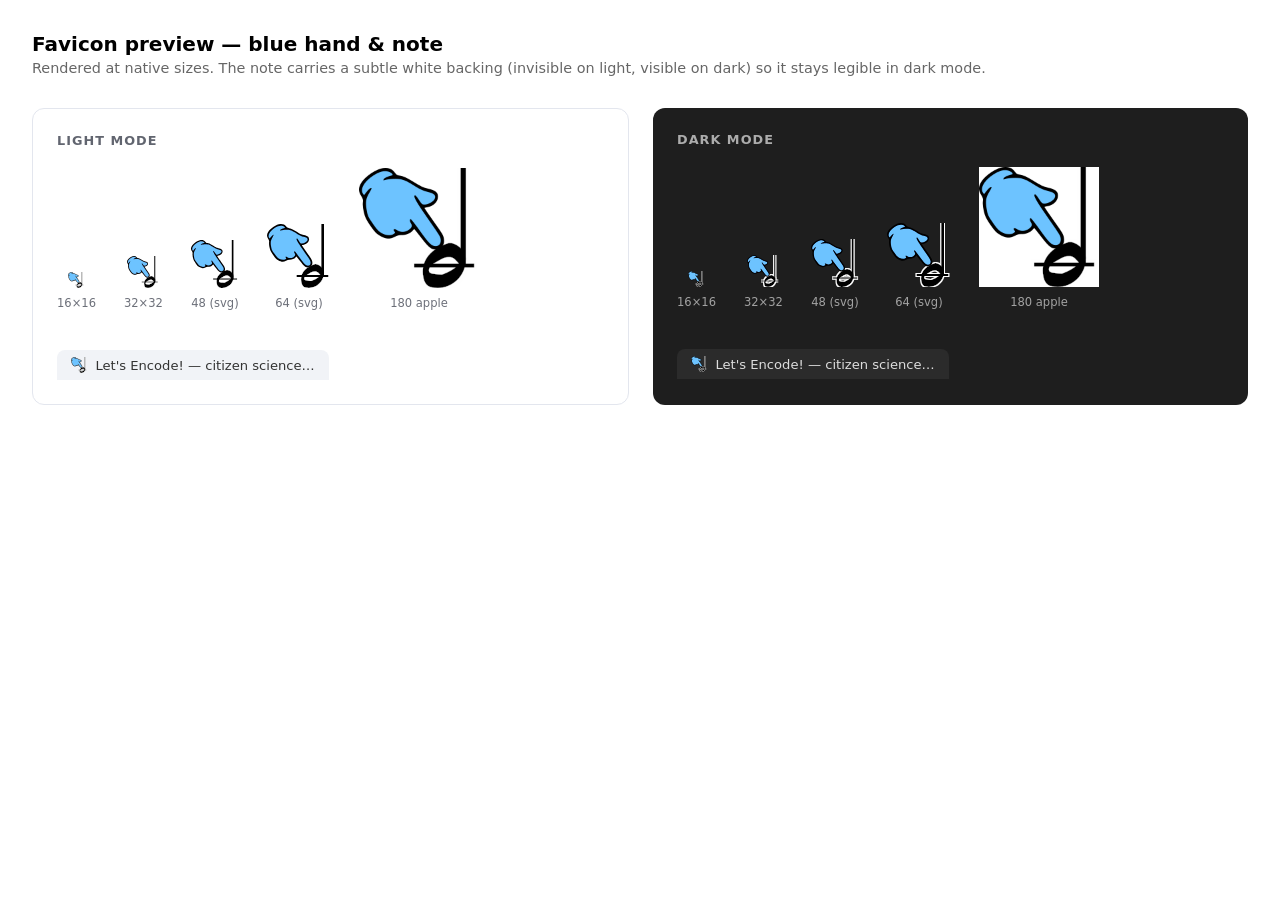
<file: favicon-preview.html>
<!DOCTYPE html>
<html lang="en">
<head>
<meta charset="UTF-8">
<meta name="viewport" content="width=device-width, initial-scale=1">
<title>Favicon preview — Let's Encode!</title>
<style>
  body { font-family: system-ui, -apple-system, "Segoe UI", sans-serif; margin: 0; padding: 2rem; }
  h1 { font-size: 1.25rem; margin: 0 0 .25rem; }
  p.note { color: #666; margin: 0 0 2rem; font-size: .9rem; }
  .panels { display: flex; flex-wrap: wrap; gap: 1.5rem; }
  .panel { flex: 1 1 320px; border-radius: 12px; padding: 1.5rem; }
  .panel.light { background: #ffffff; color: #1f2433; border: 1px solid #e3e6ee; }
  .panel.dark  { background: #1e1e1e; color: #e8e8e8; }
  .panel h2 { font-size: .8rem; text-transform: uppercase; letter-spacing: .08em;
              font-weight: 600; margin: 0 0 1.25rem; opacity: .7; }
  .row { display: flex; align-items: flex-end; gap: 1.75rem; flex-wrap: wrap; }
  .cell { display: flex; flex-direction: column; align-items: center; gap: .5rem; }
  .cell img { display: block; image-rendering: -webkit-optimize-contrast; }
  /* crisp pixels for the tiny raster sizes */
  .px img { image-rendering: pixelated; }
  .cell span { font-size: .72rem; opacity: .65; font-variant-numeric: tabular-nums; }
  /* simulated browser tab */
  .tabwrap { margin-top: 2.5rem; }
  .tab { display: inline-flex; align-items: center; gap: .5rem;
         padding: .45rem .9rem; border-radius: 8px 8px 0 0; font-size: .82rem; }
  .light .tab { background: #f1f3f7; color: #333; }
  .dark  .tab { background: #2b2b2b; color: #ddd; }
  .tab img { width: 16px; height: 16px; }
</style>
</head>
<body>
  <h1>Favicon preview — blue hand &amp; note</h1>
  <p class="note">Rendered at native sizes. The note carries a subtle white backing (invisible on light, visible on dark) so it stays legible in dark mode.</p>

  <div class="panels">
    <!-- LIGHT -->
    <section class="panel light">
      <h2>Light mode</h2>
      <div class="row">
        <div class="cell px"><img src="assets/favicon-16.png" width="16" height="16" alt="16px"><span>16×16</span></div>
        <div class="cell px"><img src="assets/favicon-32.png" width="32" height="32" alt="32px"><span>32×32</span></div>
        <div class="cell"><img src="assets/favicon.svg" width="48" height="48" alt="48px"><span>48 (svg)</span></div>
        <div class="cell"><img src="assets/favicon.svg" width="64" height="64" alt="64px"><span>64 (svg)</span></div>
        <div class="cell"><img src="assets/apple-touch-icon.png" width="120" height="120" alt="apple touch"><span>180 apple</span></div>
      </div>
      <div class="tabwrap">
        <div class="tab"><img src="assets/favicon-16.png" alt="">Let's Encode! — citizen science…</div>
      </div>
    </section>

    <!-- DARK -->
    <section class="panel dark">
      <h2>Dark mode</h2>
      <div class="row">
        <div class="cell px"><img src="assets/favicon-16.png" width="16" height="16" alt="16px"><span>16×16</span></div>
        <div class="cell px"><img src="assets/favicon-32.png" width="32" height="32" alt="32px"><span>32×32</span></div>
        <div class="cell"><img src="assets/favicon.svg" width="48" height="48" alt="48px"><span>48 (svg)</span></div>
        <div class="cell"><img src="assets/favicon.svg" width="64" height="64" alt="64px"><span>64 (svg)</span></div>
        <div class="cell"><img src="assets/apple-touch-icon.png" width="120" height="120" alt="apple touch"><span>180 apple</span></div>
      </div>
      <div class="tabwrap">
        <div class="tab"><img src="assets/favicon-16.png" alt="">Let's Encode! — citizen science…</div>
      </div>
    </section>
  </div>
</body>
</html>
</file>
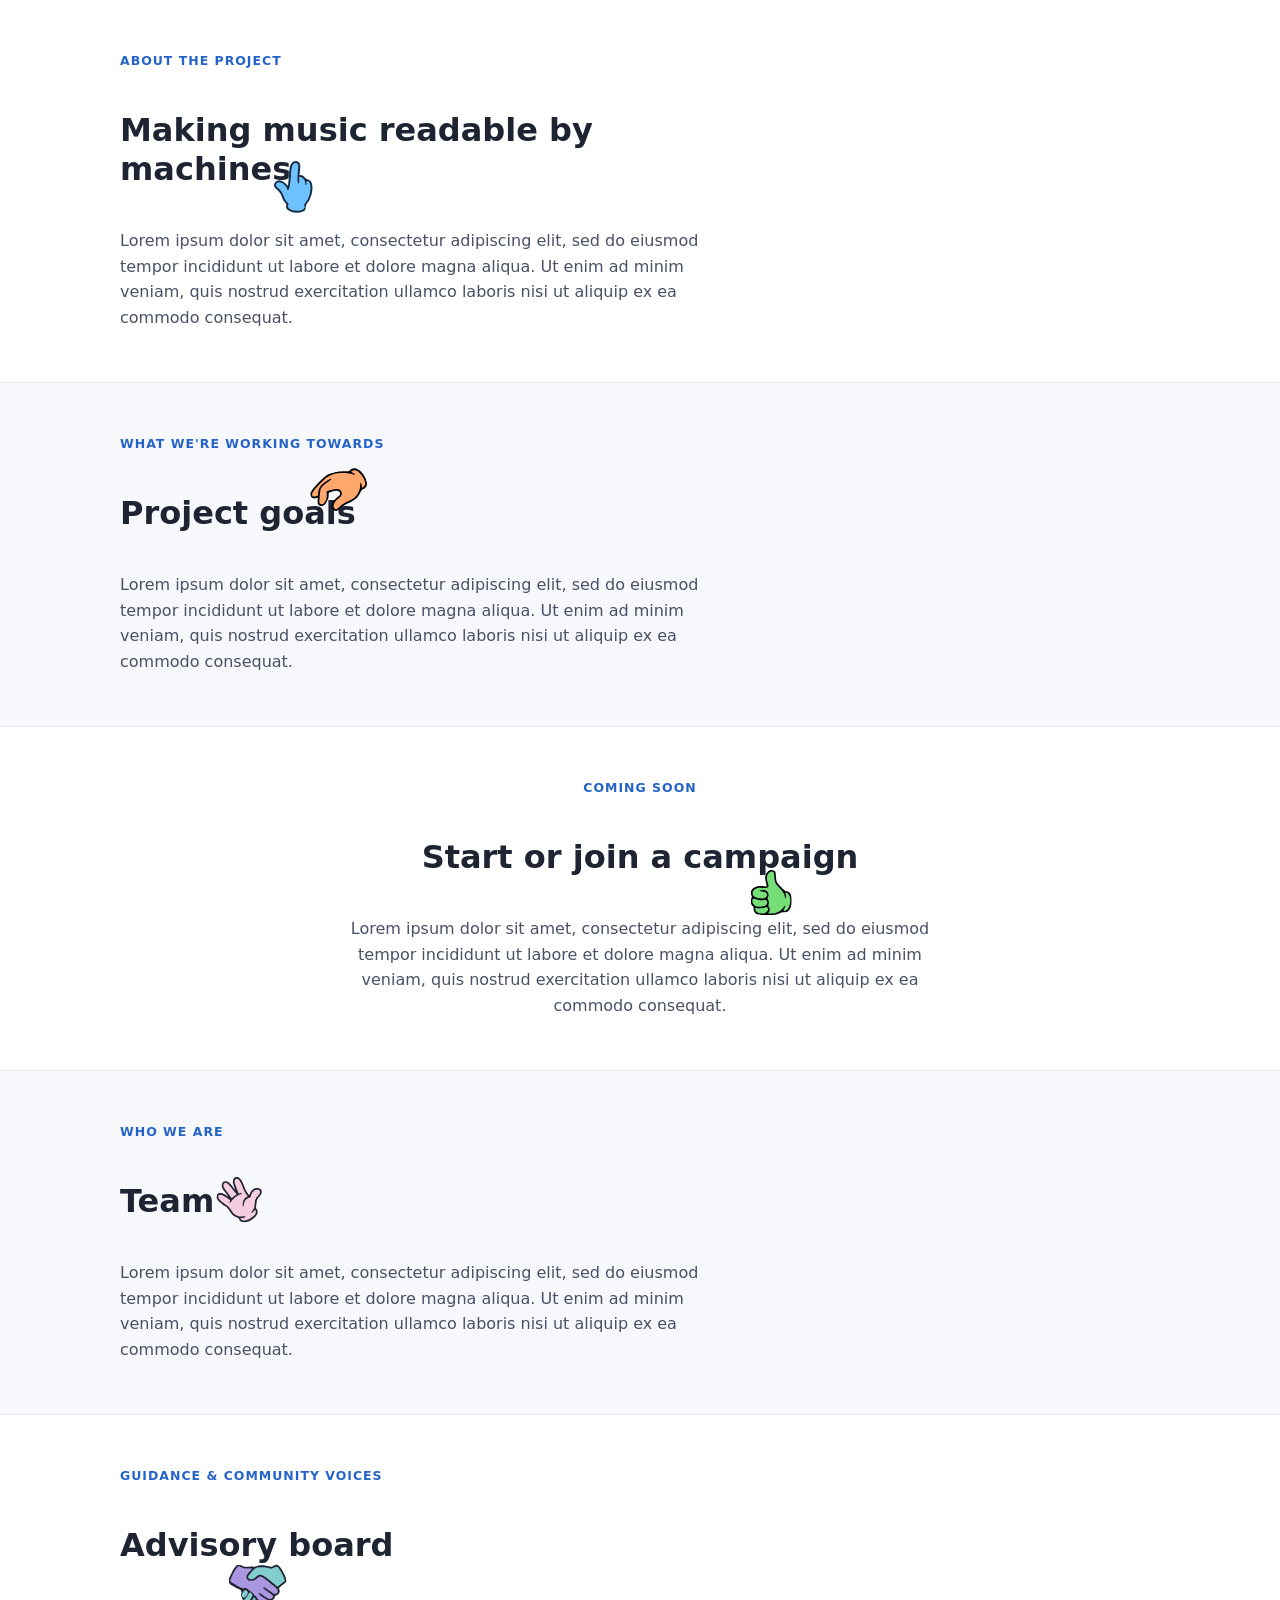
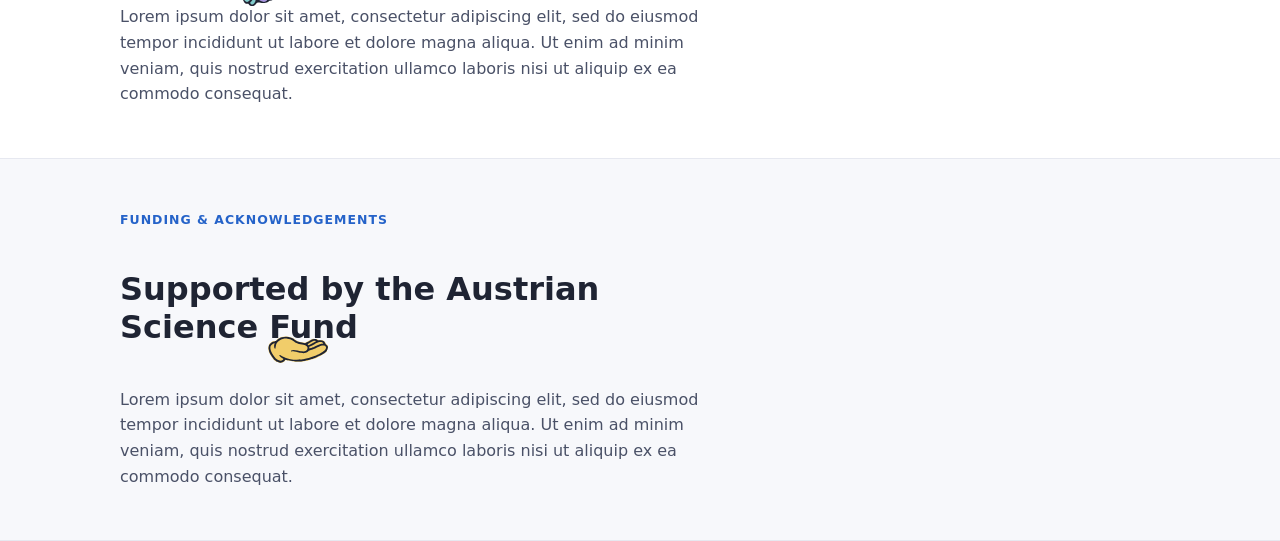
<file: header-hands-preview.html>
<!DOCTYPE html>
<html lang="en">
<head>
<meta charset="UTF-8">
<meta name="viewport" content="width=device-width, initial-scale=1">
<title>Header-hands preview — Let's Encode!</title>
<style>
  :root{
    --orange:#ffa76d; --blue:#6dc3ff; --green:#76de76;
    --ink:#1f2433; --ink-soft:#4a5167; --line:#e6e8f0;
    --bg:#fff; --bg-alt:#f7f8fb; --accent:#2563c9; --maxw:1080px;
    --font:"Segoe UI", system-ui, -apple-system, "Helvetica Neue", Arial, sans-serif;
    /* ONE consistent vertical gap on every header, regardless of where its
       hand sits (above / below / beside). Minimised to just clear the reach. */
    --gap-v:1.25em;
  }
  *{box-sizing:border-box}
  body{margin:0;font-family:var(--font);color:var(--ink);background:var(--bg);line-height:1.6}
  .wrap{max-width:var(--maxw);margin:0 auto;padding:0 1.25rem}
  section{padding:clamp(2.2rem,4.5vw,3.2rem) 0}
  section.alt{background:var(--bg-alt);border-top:1px solid var(--line);border-bottom:1px solid var(--line)}
  .section-head{max-width:60ch}
  .section-head.center{margin-left:auto;margin-right:auto;text-align:center}
  .section-head .kicker{text-transform:uppercase;letter-spacing:.08em;font-size:.78rem;font-weight:700;color:var(--accent);margin:0 0 .5rem}
  h2{font-size:clamp(1.5rem,3vw,2rem);line-height:1.2; margin:var(--gap-v) 0;}
  .note{padding:1.1rem 1.25rem;background:#fffbe9;border-bottom:1px solid var(--line);font-size:.9rem;color:#664d03}
  .note code{background:#fff5cf;padding:.05rem .35rem;border-radius:4px}
  .body{color:var(--ink-soft); max-width:64ch; margin:0}

  /* ===================== letter-level hand mechanic =====================
     Two-layer hand: .hand is the POSITIONING WRAPPER (holds the resting
     placement — size/tilt/position you dial in); .hpic is the IMAGE, which
     runs the animation about its OWN pivot (--ox/--oy) so the spin centre is
     independent of where the hand rests. No glyph is ever occluded. */
  .gx{position:relative; display:inline-block}
  .gly{display:inline-block; transition:transform .25s ease}
  .hand{position:absolute; z-index:2; pointer-events:none;}
  .hpic{display:block; width:auto; height:var(--s,1.4em);
        transform-origin:var(--ox,50%) var(--oy,100%); transition:transform .25s ease;}

  /* resting placement (on the wrapper) */
  .gx.above .hand{ left:calc(var(--hx,50%) + var(--dx,0em)); bottom:calc(100% - var(--dip,.16em));
                   transform:translateX(-50%) rotate(var(--r,0deg)); transform-origin:50% 100%; }
  .gx.below .hand{ left:calc(var(--hx,50%) + var(--dx,0em)); top:calc(100% - var(--dip,.12em));
                   transform:translateX(-50%) rotate(var(--r,0deg)) scaleX(var(--flip,1)); transform-origin:50% 0%; }
  .gx.side  .hand{ right:calc(100% - var(--ovl,.06em)); bottom:var(--hb,-.12em);
                   transform:rotate(var(--r,0deg)); transform-origin:100% 60%; }
  /* .r = mirror a side hand to the RIGHT of its glyph (after the word) */
  .gx.side.r .hand{ left:calc(100% - var(--ovl,.06em)); right:auto; transform-origin:0% 60%; }
  /* under = centred beneath the header text (wrap the whole heading as the glyph).
     Absolutely positioned, so it sits in the existing gap without enlarging it. */
  .gx.under .hand{ left:calc(50% + var(--dx,0em)); top:calc(100% - var(--dip,.3em)); height:var(--s,1.3em);
                   transform:translateX(-50%) rotate(var(--r,0deg)); transform-origin:50% 0%; }
  .gx.above .gly{transform-origin:50% 92%}
  .gx.below .gly{transform-origin:50% 8%}

  /* hover holds the pose peak (image animates about --ox/--oy; rest stays put) */
  .gx.twiddle:hover .hpic{transform:rotate(calc(var(--spin,1) * -7deg))}
  .gx.twiddle:hover .gly{transform:rotate(-7deg)}
  .gx.lift:hover .hpic{transform:translateY(-.06em)}
  .gx.lift:hover .gly{transform:translateY(-.12em)}
  .gx.point:hover .hpic{transform:translateX(.12em)}
  .gx.shake:hover .hpic{transform:rotate(-3deg)}
  .gx.wag:hover   .hpic{transform:rotate(-10deg)}

  /* one-shot auto-replay (JS toggles .go ~6–10s, staggered). The image
     transforms are ADDITIVE to the wrapper's resting transform — no snap. */
  @keyframes glyTwiddle{0%,100%{transform:rotate(0)}35%{transform:rotate(-7deg)}70%{transform:rotate(4deg)}}
  @keyframes hpicTwiddle{0%,100%{transform:rotate(0)}35%{transform:rotate(calc(var(--spin,1) * -7deg))}70%{transform:rotate(calc(var(--spin,1) * 5deg))}}
  @keyframes glyLift{0%,100%{transform:translateY(0)}45%{transform:translateY(-.12em)}}
  @keyframes hpicBob{0%,100%{transform:translateY(0)}45%{transform:translateY(-.06em)}}
  @keyframes hpicPoke{0%,100%{transform:translateX(0)}40%{transform:translateX(.12em)}70%{transform:translateX(-.02em)}}
  @keyframes hpicShake{0%,100%{transform:rotate(0)}22%{transform:rotate(-3deg)}50%{transform:rotate(2deg)}78%{transform:rotate(-1deg)}}
  @keyframes hpicWag{0%,100%{transform:rotate(0)}28%{transform:rotate(-10deg)}58%{transform:rotate(6deg)}}

  .gx.twiddle.go .gly{animation:glyTwiddle .60s ease-in-out}
  .gx.twiddle.go .hpic{animation:hpicTwiddle .60s ease-in-out}
  .gx.lift.go .gly{animation:glyLift .55s cubic-bezier(.34,1.5,.64,1)}
  .gx.lift.go .hpic{animation:hpicBob .55s cubic-bezier(.34,1.5,.64,1)}
  .gx.point.go .hpic{animation:hpicPoke .60s ease-in-out}
  .gx.shake.go .hpic{animation:hpicShake .65s ease-in-out}
  .gx.wag.go   .hpic{animation:hpicWag .60s ease-in-out}

  /* nudge: hand rotates (--hr, default CCW) to push the letter sideways; the
     letter rotates in response (--gr, default CW). Both tunable per header. */
  @keyframes hpicNudge{0%,100%{transform:rotate(0)}45%{transform:rotate(var(--hr,-8deg))}}
  @keyframes glyNudge{0%,100%{transform:rotate(0)}45%{transform:rotate(var(--gr,6deg))}}
  .gx.nudge.go .hpic{animation:hpicNudge .55s cubic-bezier(.34,1.5,.64,1)}
  .gx.nudge.go .gly{animation:glyNudge .55s cubic-bezier(.34,1.5,.64,1)}
  .gx.nudge:hover .hpic{transform:rotate(var(--hr,-8deg))}
  .gx.nudge:hover .gly{transform:rotate(var(--gr,6deg))}

  /* wave: friendly side-to-side rock about the wrist (--ox/--oy) */
  @keyframes hpicWave{0%,100%{transform:rotate(0)}18%{transform:rotate(-10deg)}42%{transform:rotate(8deg)}66%{transform:rotate(-6deg)}86%{transform:rotate(4deg)}}
  .gx.wave.go .hpic{animation:hpicWave .9s ease-in-out}
  .gx.wave:hover .hpic{transform:rotate(-10deg)}

  /* hold: the hand grips a glyph and lifts/lowers it — both move together by
     --lift, returning to the resting baseline */
  @keyframes glyHold{0%,100%{transform:translateY(0)}50%{transform:translateY(calc(-1 * var(--lift,.16em)))}}
  /* lift on the WRAPPER (outermost) = pure screen-Y, even when the hand is rotated */
  @keyframes handHold{0%,100%{transform:rotate(var(--r,0deg))}50%{transform:translateY(calc(-1 * var(--lift,.16em))) rotate(var(--r,0deg))}}
  .gx.hold.go .gly{animation:glyHold .75s ease-in-out}
  .gx.hold.go .hand{animation:handHold .75s ease-in-out}
  .gx.hold:hover .gly{transform:translateY(calc(-1 * var(--lift,.16em)))}
  .gx.hold:hover .hand{transform:translateY(calc(-1 * var(--lift,.16em))) rotate(var(--r,0deg))}

  @media (prefers-reduced-motion:reduce){
    .gly,.hpic{transition:none}
    .go .gly,.go .hpic{animation:none !important}
  }
</style>
</head>
<body>
  <!-- 1 · About — blue finger pokes the M (gutter, side) -->
  <section>
    <div class="wrap"><div class="section-head">
      <p class="kicker">About the project</p>
      <h2>Making music readable by machine<span class="gx side r hold" style="--s:1.5em;--r:28deg;--hb:-.4em;--ovl:.5em;--lift:.16em"><span class="gly">s</span><span class="hand"><img class="hpic" src="assets/hands/measure-blue.svg" alt="" aria-hidden="true"></span></span></h2>
      <p class="body">Lorem ipsum dolor sit amet, consectetur adipiscing elit, sed do eiusmod tempor incididunt ut labore et dolore magna aliqua. Ut enim ad minim veniam, quis nostrud exercitation ullamco laboris nisi ut aliquip ex ea commodo consequat.</p>
    </div></div>
  </section>

  <!-- 2 · Goals — orange pinch grips the ascender 'l' top & twiddles it (above).
       --ox/--oy place the twiddle pivot toward the fingertip so it tracks the l. -->
  <section class="alt">
    <div class="wrap"><div class="section-head">
      <p class="kicker">What we're working towards</p>
      <h2>Project goa<span class="gx above twiddle" style="--s:1.2em;--hx:0%;--dx:.58em;--r:-15deg;--dip:.5em;--ox:50%;--oy:32%;--spin:-1"><span class="gly">l</span><span class="hand"><img class="hpic" src="assets/hands/pinch-orange.svg" alt="" aria-hidden="true"></span></span>s</h2>
      <p class="body">Lorem ipsum dolor sit amet, consectetur adipiscing elit, sed do eiusmod tempor incididunt ut labore et dolore magna aliqua. Ut enim ad minim veniam, quis nostrud exercitation ullamco laboris nisi ut aliquip ex ea commodo consequat.</p>
    </div></div>
  </section>

  <!-- 3 · Get involved — green thumb lifts the descender 'j' of join (below, centered) -->
  <section>
    <div class="wrap"><div class="section-head center">
      <p class="kicker">Coming soon</p>
      <h2>Start or join a cam<span class="gx below nudge" style="--s:1.4em;--hx:60%;--dip:.20em;--ox:50%;--oy:100%;--hr:-8deg;--gr:6deg"><span class="gly">p</span><span class="hand"><img class="hpic" src="assets/hands/thumb-green.svg" alt="" aria-hidden="true"></span></span>aign</h2>
      <p class="body">Lorem ipsum dolor sit amet, consectetur adipiscing elit, sed do eiusmod tempor incididunt ut labore et dolore magna aliqua. Ut enim ad minim veniam, quis nostrud exercitation ullamco laboris nisi ut aliquip ex ea commodo consequat.</p>
    </div></div>
  </section>

  <!-- 4 · Team — two-tone handshake jostles the T (gutter, side) -->
  <section class="alt">
    <div class="wrap"><div class="section-head">
      <p class="kicker">Who we are</p>
      <h2>Tea<span class="gx side r wave" style="--s:1.4em;--r:5deg;--hb:0em;--ovl:-.06em;--ox:110%;--oy:90%"><span class="gly">m</span><span class="hand"><img class="hpic" src="assets/hands/wave-pink.svg" alt="" aria-hidden="true"></span></span></h2>
      <p class="body">Lorem ipsum dolor sit amet, consectetur adipiscing elit, sed do eiusmod tempor incididunt ut labore et dolore magna aliqua. Ut enim ad minim veniam, quis nostrud exercitation ullamco laboris nisi ut aliquip ex ea commodo consequat.</p>
    </div></div>
  </section>

  <!-- 5 · Advisory — pink raised finger wags by the A (gutter, side) -->
  <section>
    <div class="wrap"><div class="section-head">
      <p class="kicker">Guidance &amp; community voices</p>
      <h2><span class="gx under shake" style="--s:1.3em;--r:-2deg;--dip:0em;--ox:150%;--oy:50%"><span class="gly">Advisory board</span><span class="hand"><img class="hpic" src="assets/hands/handshake.svg" alt="" aria-hidden="true"></span></span></h2>
      <p class="body">Lorem ipsum dolor sit amet, consectetur adipiscing elit, sed do eiusmod tempor incididunt ut labore et dolore magna aliqua. Ut enim ad minim veniam, quis nostrud exercitation ullamco laboris nisi ut aliquip ex ea commodo consequat.</p>
    </div></div>
  </section>

  <!-- 6 · Funding — gold offering palm lifts the whole 'Sup' group (below) -->
  <section class="alt">
    <div class="wrap"><div class="section-head">
      <p class="kicker">Funding &amp; acknowledgements</p>
      <h2>Supported by the Austrian Science <span class="gx below lift" style="--s:.95em;--hx:50%;--dx:-.06em;--dip:.35em;--r:10deg"><span class="gly">Fun</span><span class="hand"><img class="hpic" src="assets/hands/palm-gold.svg" alt="" aria-hidden="true"></span></span>d</h2>
      <p class="body">Lorem ipsum dolor sit amet, consectetur adipiscing elit, sed do eiusmod tempor incididunt ut labore et dolore magna aliqua. Ut enim ad minim veniam, quis nostrud exercitation ullamco laboris nisi ut aliquip ex ea commodo consequat.</p>
    </div></div>
  </section>

<script>
  (function () {
    if (matchMedia("(prefers-reduced-motion: reduce)").matches) return;
    document.querySelectorAll(".gx").forEach(function (el, idx) {
      var timer = null;
      function play(){ el.classList.remove("go"); void el.offsetWidth; el.classList.add("go"); }
      function schedule(){ timer = setTimeout(function(){ play(); schedule(); }, 6000 + Math.random()*4000); }
      el._play = play;
      el._pause = function(){ if (timer) clearTimeout(timer); };
      el._resume = schedule;
      setTimeout(function(){ play(); schedule(); }, 800 + idx*850);
    });
    // Hover ANYWHERE on a heading reliably replays its hand and suspends that
    // hand's auto-timer so the two never collide; leaving resumes the loop.
    document.querySelectorAll("h2").forEach(function (h2) {
      var gx = h2.querySelector(".gx"); if (!gx) return;
      h2.addEventListener("mouseenter", function(){ gx._pause(); gx._play(); });
      h2.addEventListener("mouseleave", function(){ gx._pause(); gx._resume(); });
    });
  })();
</script>
</body>
</html>
</file>
<file: styles.css>
/* =========================================================================
   Let's Encode! — landing page styles
   Palette derived from the logo's three hands:
     orange #ffa76d   blue #6dc3ff   green #76de76
   ========================================================================= */

:root {
  --orange: #ffa76d;
  --blue: #6dc3ff;
  --green: #76de76;

  --ink: #1f2433;
  --ink-soft: #4a5167;
  --ink-faint: #79809a;
  --line: #e6e8f0;
  --bg: #ffffff;
  --bg-alt: #f7f8fb;
  --bg-tint: #eef6ff;
  --card: #ffffff;
  --topbar-bg: rgba(255, 255, 255, .9);

  --accent: #2563c9;
  --accent-dark: #1b49a0;
  --link: #2f68c4;

  --maxw: 1080px;
  --radius: 14px;
  --shadow: 0 1px 2px rgba(31, 36, 51, .06), 0 8px 28px rgba(31, 36, 51, .07);

  --font: "Segoe UI", system-ui, -apple-system, "Helvetica Neue", Arial, sans-serif;
}

/* Dark theme. Applied via [data-theme="dark"] on <html>, which an inline head
   script sets from prefers-color-scheme before first paint (no flash) and the
   nav bulb toggle flips for the current visit. Nothing is persisted — no
   localStorage/cookies — so no consent banner is needed. */
[data-theme="dark"] {
  --ink: #ecebe6;
  --ink-soft: #bcc1d1;
  --ink-faint: #8b92a8;
  --line: #333c53;
  --bg: #1b2030;
  --bg-alt: #212739;
  --bg-tint: #253150;
  --card: #283048;
  --topbar-bg: rgba(27, 32, 48, .85);

  --accent: #7bb0f7;
  --accent-dark: #a9ccff;
  --link: #8fbcff;

  --shadow: 0 1px 2px rgba(0, 0, 0, .35), 0 10px 30px rgba(0, 0, 0, .4);
}

* {
  box-sizing: border-box;
}

html {
  scroll-behavior: smooth;
}

body {
  margin: 0;
  font-family: var(--font);
  color: var(--ink);
  background: var(--bg);
  line-height: 1.6;
  -webkit-font-smoothing: antialiased;
}

h1,
h2,
h3 {
  line-height: 1.2;
  color: var(--ink);
}

a {
  color: var(--accent);
  text-decoration: none;
}

a:hover {
  text-decoration: underline;
}

.wrap {
  max-width: var(--maxw);
  margin: 0 auto;
  padding: 0 1.25rem;
}

/* ---- Skip link (a11y) -------------------------------------------------- */
.skip-link {
  position: absolute;
  left: -999px;
  top: 0;
  background: var(--ink);
  color: var(--bg);
  padding: .6rem 1rem;
  z-index: 100;
  border-radius: 0 0 8px 0;
}

.skip-link:focus {
  left: 0;
}

/* ---- Top bar ----------------------------------------------------------- */
.topbar {
  position: sticky;
  top: 0;
  z-index: 50;
  background: var(--topbar-bg);
  backdrop-filter: saturate(180%) blur(8px);
  border-bottom: 1px solid var(--line);
}

.topbar .wrap {
  position: relative;
  /* anchor for the mobile nav dropdown */
  display: flex;
  align-items: center;
  justify-content: space-between;
  min-height: 60px;
  gap: 1rem;
}

.brand {
  font-weight: 700;
  letter-spacing: -.01em;
  color: var(--ink);
  display: inline-flex;
  align-items: center;
}

.brand:hover {
  color: var(--accent);
  text-decoration: none;
}

/* Logo swap: the monochrome nav artwork (fill-less hands) shows at rest and
   cross-fades to the full-colour logo on hover. The COLOUR svg is the reference
   — it sits in flow and sets the box (width + rendered height, 120px wide). The
   two files are the same artwork but framed differently (the mono png has wider
   margins + is ~5% smaller at a given width), so the mono png is overlaid
   absolutely and up-scaled/offset until its ink registers onto the colour ink. */
.brand-logo {
  position: relative;
  display: block;
  width: 120px;
  /* match the rendered width of the IWK hero-corner logo */
  overflow: hidden;
}

.brand-logo-img {
  display: block;
  transition: opacity .15s ease;
}

/* colour svg — in flow, defines the slot */
.brand-logo-hover {
  width: 120px;
  height: auto;
  opacity: 0;
}

/* dark-mode colour svg (coloured gloves + cream text) — overlay, same framing as
   the colour svg, revealed on hover in dark mode */
.brand-logo-hover-dark {
  position: absolute;
  top: 0;
  left: 0;
  width: 120px;
  height: auto;
  opacity: 0;
}

/* mono png — overlay, sized/positioned to match the colour ink */
.brand-logo-rest,
.brand-logo-rest-dark {
  position: absolute;
  top: 0;
  left: 0;
  width: 126px;
  height: auto;
}

/* cream png — the dark-mode resting artwork (same framing as the mono png, so it
   reuses the exact overlay geometry). Hidden until dark mode. */
.brand-logo-rest-dark {
  opacity: 0;
}

.brand:hover .brand-logo-rest {
  opacity: 0;
}

.brand:hover .brand-logo-hover {
  opacity: 1;
}

/* Settle back to monochrome after a touch tap (JS adds .is-mono once the hero
   combo has played). Touch leaves :hover stuck "on", so these must outrank the
   :hover rules above — same specificity, so they rely on coming later in source.
   Also drops the hover lift so the logo returns to rest. */
.brand.is-mono .brand-logo-rest {
  opacity: 1;
}

.brand.is-mono .brand-logo-hover {
  opacity: 0;
}

.brand.is-mono .brand-logo {
  transform: none;
}

/* Plaintext wordmark — shown only on mobile (see the max-width: 560px block),
   where it replaces the logo image. Hidden by default on wider screens. */
.brand-text {
  display: none;
  font-size: 1.3rem;
  line-height: 1;
}

.nav {
  display: flex;
  gap: 1.25rem;
  flex-wrap: wrap;
}

.nav a {
  color: var(--ink-soft);
  font-size: .95rem;
}

.nav a:hover {
  color: var(--accent);
  text-decoration: none;
}

.nav-toggle {
  display: none;
}

/* shown only on mobile (see media query) */

/* Right-hand cluster of the top bar: nav links, the theme bulb, and (on mobile)
   the burger. Keeping them in one flex group lets the bulb sit just left of the
   burger on narrow screens while trailing the nav links on wide ones. */
.topbar-right {
  display: flex;
  align-items: center;
  gap: 1.25rem;
}

/* ---- Theme (light/dark) bulb toggle ------------------------------------ */
.theme-toggle {
  display: inline-flex;
  align-items: center;
  justify-content: center;
  width: 38px;
  height: 38px;
  padding: 0;
  cursor: pointer;
  color: var(--ink-soft);
  background: transparent;
  border: 1px solid var(--line);
  border-radius: 999px;
  transition: color .15s ease, border-color .15s ease, background .15s ease, transform .15s ease;
}

.theme-toggle:hover {
  color: var(--accent);
  border-color: var(--accent);
  transform: translateY(-1px);
}

.theme-toggle:focus-visible {
  outline: 2px solid var(--accent);
  outline-offset: 2px;
}

.bulb {
  display: block;
}

.bulb-glass {
  fill: none;
  stroke: currentColor;
  stroke-width: 1.6;
  stroke-linejoin: round;
  transition: fill .2s ease;
}

.bulb-filament {
  fill: none;
  stroke: currentColor;
  stroke-width: 1.3;
  stroke-linecap: round;
  stroke-linejoin: round;
  opacity: .55;
  transition: opacity .2s ease;
}

.bulb-rays {
  opacity: 0;
  transform-origin: 12px 11px;
  transition: opacity .2s ease, transform .2s ease;
}

/* Lit bulb in dark mode: a warm glowing shine (long rays, filled glass, bright
   filament, and a soft halo) so it reads unmistakably as "on". */
[data-theme="dark"] .theme-toggle {
  color: #ffdf85;
  border-color: rgba(255, 223, 133, .55);
}

[data-theme="dark"] .theme-toggle:hover {
  color: #ffe9a6;
  border-color: #ffdf85;
  background: rgba(255, 223, 133, .14);
}

[data-theme="dark"] .bulb {
  filter: drop-shadow(0 0 3px rgba(255, 210, 110, .8));
}

[data-theme="dark"] .bulb-glass {
  fill: rgba(255, 223, 133, .45);
}

[data-theme="dark"] .bulb-filament {
  opacity: 1;
}

[data-theme="dark"] .bulb-rays {
  opacity: 1;
}

@media (prefers-reduced-motion: reduce) {

  .theme-toggle,
  .bulb-glass,
  .bulb-filament,
  .bulb-rays {
    transition: none;
  }
}

/* ---- Hero -------------------------------------------------------------- */
.hero {
  background:
    radial-gradient(60% 90% at 15% 0%, rgba(109, 195, 255, .18), transparent 60%),
    radial-gradient(60% 90% at 85% 10%, rgba(118, 222, 118, .18), transparent 60%),
    radial-gradient(50% 80% at 50% 100%, rgba(255, 167, 109, .16), transparent 60%),
    var(--bg-alt);
  border-bottom: 1px solid var(--line);
  padding: clamp(2.5rem, 6vw, 5rem) 0;
  text-align: center;
  position: relative;
}

.hero .logo {
  width: min(88vw, 520px);
  margin: 0 auto 1.75rem;
}

.hero .logo svg {
  width: 100%;
  height: auto;
  display: block;
}

/* Institutional logos pinned to the top corners of the hero. */
.hero-corner {
  position: absolute;
  top: clamp(1rem, 3vw, 2rem);
  display: inline-flex;
  align-items: center;
  transition: opacity .15s ease;
  z-index: 1;
}

/* Align to the .wrap content edges (where the navbar brand & last item sit)
   rather than the viewport edges: the wrap is centred at max-width --maxw with
   1.25rem side padding. */
.hero-corner-left {
  /* small extra nudge so IWK's visible left edge lines up with the project
     logo's first glyph (the brand logo carries a little left bearing) */
  left: calc(50% - min(50%, var(--maxw) / 2) + 1.25rem + 0.4rem);
}

.hero-corner-right {
  right: calc(50% - min(50%, var(--maxw) / 2) + 1.25rem);
}

.hero-corner img {
  height: 44px;
  width: auto;
  display: block;
}

.hero-corner:hover {
  opacity: .85;
}

.hero .tagline {
  font-size: clamp(1.15rem, 2.4vw, 1.55rem);
  font-weight: 600;
  color: var(--ink);
  margin: 0 auto .75rem;
  max-width: 36ch;
}

.hero .lede {
  color: var(--ink-soft);
  max-width: 56ch;
  margin: 0 auto 1.75rem;
}

.hero .cta-row {
  display: flex;
  gap: .75rem;
  justify-content: center;
  flex-wrap: wrap;
}

/* ---- Buttons ----------------------------------------------------------- */
.btn {
  display: inline-block;
  padding: .7rem 1.3rem;
  border-radius: 999px;
  font-weight: 600;
  font-size: .98rem;
  border: 1px solid transparent;
  cursor: pointer;
  transition: transform .08s ease, box-shadow .15s ease, background .15s ease;
}

.btn:hover {
  text-decoration: none;
  transform: translateY(-1px);
}

.btn-primary {
  background: var(--accent);
  color: #fff;
  box-shadow: var(--shadow);
}

.btn-primary:hover {
  background: var(--accent-dark);
  color: #fff;
}

.btn-ghost {
  background: var(--card);
  color: var(--ink);
  border-color: var(--line);
}

.btn-ghost:hover {
  border-color: var(--accent);
  color: var(--accent);
}

/* ---- Sections ---------------------------------------------------------- */
section {
  padding: clamp(2.5rem, 5vw, 4rem) 0;
}

section.alt {
  background: var(--bg-alt);
  border-top: 1px solid var(--line);
  border-bottom: 1px solid var(--line);
}

.section-head {
  max-width: 60ch;
  margin-bottom: 1.75rem;
}

.section-head h2 {
  font-size: 2rem;
  /* fixed, not viewport-relative, so the header hands stay a constant size */
  margin: 0 0 .4rem;
}

.section-head .kicker {
  text-transform: uppercase;
  letter-spacing: .08em;
  font-size: .78rem;
  font-weight: 700;
  color: var(--accent);
  margin: 0 0 .5rem;
}

.section-head p {
  color: var(--ink-soft);
  margin: 0;
}

.prose p {
  color: var(--ink-soft);
  max-width: 68ch;
}

.prose p+p {
  margin-top: 1rem;
}

.prose ul {
  margin: 1rem 0 0;
  padding-left: 1.2rem;
  max-width: 68ch;
  color: var(--ink-soft);
  display: grid;
  gap: .5rem;
}

.prose li strong {
  color: var(--ink);
}

/* ---- Goals list -------------------------------------------------------- */
.goals {
  list-style: none;
  padding: 0;
  margin: 1.5rem 0 0;
  display: grid;
  gap: 1rem;
  grid-template-columns: repeat(auto-fit, minmax(260px, 1fr));
}

.goals li {
  background: var(--card);
  border: 1px solid var(--line);
  border-radius: var(--radius);
  padding: 1.25rem 1.25rem 1.25rem 1.25rem;
  box-shadow: var(--shadow);
  position: relative;
}

.goals li::before {
  content: "";
  display: block;
  width: 38px;
  height: 4px;
  border-radius: 4px;
  margin-bottom: .85rem;
  background: var(--blue);
}

.goals li:nth-child(2)::before {
  background: var(--green);
}

.goals li:nth-child(3)::before {
  background: var(--orange);
}

/* ---- People grids ------------------------------------------------------ */
.people {
  list-style: none;
  padding: 0;
  margin: 1.5rem 0 0;
  display: grid;
  gap: 1rem;
  grid-template-columns: repeat(auto-fit, minmax(240px, 1fr));
}

.people li {
  background: var(--card);
  border: 1px solid var(--line);
  border-radius: var(--radius);
  padding: 1.1rem 1.2rem;
  box-shadow: var(--shadow);
}

.people .name {
  font-weight: 700;
  display: block;
}

.people .role {
  color: var(--ink-soft);
  font-size: .92rem;
  display: block;
  margin-top: .2rem;
}

/* In-text links: a distinct link colour that's clearly different from the body
   text without shouting, brightening to the light-blue accent on hover (the same
   feedback as the nav links). */
.people a,
.lede a,
.prose a,
.funding p a,
.fund-meta a,
.footer a {
  color: var(--link);
}

.people a:hover,
.lede a:hover,
.prose a:hover,
.funding p a:hover,
.fund-meta a:hover,
.footer a:hover {
  color: var(--accent);
}

.people .lead-badge {
  display: inline-block;
  font-size: .7rem;
  font-weight: 700;
  letter-spacing: .04em;
  text-transform: uppercase;
  color: var(--accent-dark);
  background: var(--bg-tint);
  border-radius: 999px;
  padding: .15rem .55rem;
  vertical-align: middle;
  margin-left: .15rem;
}

/* ---- Logo wall (institutions) ----------------------------------------- */
.logos {
  list-style: none;
  padding: 0;
  margin: 1.5rem 0 0;
  display: grid;
  gap: 1rem;
  grid-template-columns: repeat(auto-fit, minmax(180px, 1fr));
}

.logos li {
  display: flex;
}

.logos img {
  max-width: 100%;
  max-height: 64px;
  height: auto;
  width: auto;
}

.logos a {
  flex: 1;
  display: flex;
  flex-direction: column;
  align-items: center;
  justify-content: center;
  gap: .5rem;
  background: var(--card);
  border: 1px solid var(--line);
  border-radius: var(--radius);
  min-height: 120px;
  padding: 1.25rem;
  text-align: center;
  color: inherit;
  transition: transform .15s ease, box-shadow .15s ease, border-color .15s ease;
}

.logos a:hover {
  box-shadow: var(--shadow);
  border-color: var(--accent);
}

.logos .logo-name {
  font-weight: 600;
  font-size: .92rem;
  color: var(--ink);
}

.logos .logo-sub {
  font-size: .8rem;
  color: var(--ink-faint);
}

/* ---- Future / campaigns callout --------------------------------------- */
.callout {
  background: linear-gradient(120deg, rgba(109, 195, 255, .16), rgba(118, 222, 118, .16));
  border: 1px solid var(--line);
  border-radius: var(--radius);
  padding: clamp(1.5rem, 4vw, 2.5rem);
  text-align: center;
}

.callout h2 {
  font-size: 2rem;
  margin: 0 0 .5rem;
}

/* match section headings so the hand sizes consistently */
.callout p {
  color: var(--ink-soft);
  max-width: 52ch;
  margin: 0 auto 1.25rem;
}

.callout .badge {
  display: inline-block;
  font-size: .78rem;
  font-weight: 700;
  letter-spacing: .06em;
  text-transform: uppercase;
  color: var(--accent-dark);
  background: var(--card);
  border: 1px solid var(--line);
  border-radius: 999px;
  padding: .25rem .8rem;
  margin-bottom: 1rem;
}

/* ---- Funding ----------------------------------------------------------- */
.funding .fund-meta {
  display: grid;
  gap: .75rem 2rem;
  margin-top: 1.25rem;
  grid-template-columns: repeat(auto-fit, minmax(220px, 1fr));
}

.funding .fund-meta dt {
  font-weight: 700;
  font-size: .82rem;
  text-transform: uppercase;
  letter-spacing: .05em;
  color: var(--ink-faint);
}

.funding .fund-meta dd {
  margin: .15rem 0 0;
  color: var(--ink);
}

/* ---- Footer ------------------------------------------------------------ */
.footer {
  border-top: 1px solid var(--line);
  padding: 2rem 0;
  color: var(--ink-faint);
  font-size: .9rem;
}

.footer .wrap {
  display: flex;
  flex-wrap: wrap;
  gap: 1rem;
  justify-content: space-between;
  align-items: baseline;
}

.footer a {
  color: var(--link);
}

.footer-left {
  display: flex;
  flex-direction: column;
  line-height: 1.5;
}

@media (max-width: 560px) {

  /* clear the sticky topbar on anchor jumps so the section kicker stays visible
     (desktop's larger section padding already handles this) */
  html {
    scroll-padding-top: 26px;
  }

  /* smaller corner logos so they clear the centered project logo on narrow screens */
  .hero-corner img {
    height: 30px;
  }

  /* the corner logos are absolutely positioned, so add top padding to push the
     centered project logo down clear of them (logo height + inset + breathing room) */
  .hero {
    padding-top: 5.5rem;
  }

  /* on mobile the brand is plain text (no left bearing) and the burger sits at
     the gutter, so drop the desktop nudge and pull both logos left to line up */
  .hero-corner-left {
    left: 1.25rem;
  }

  .hero-corner-right {
    right: 1.45rem;
  }

  /* tighten the right cluster so the bulb sits snug to the left of the burger */
  .topbar-right {
    gap: .6rem;
  }

  /* burger button on the right; brand stays on the left */
  .nav-toggle {
    display: inline-flex;
    align-items: center;
    justify-content: center;
    width: 42px;
    height: 38px;
    padding: 0;
    cursor: pointer;
    background: var(--card);
    border: 1px solid var(--line);
    border-radius: 8px;
  }

  .nav-toggle-bars,
  .nav-toggle-bars::before,
  .nav-toggle-bars::after {
    box-sizing: border-box;
    width: 20px;
    height: 2px;
    background: var(--ink);
    border-radius: 2px;
  }

  .nav-toggle-bars {
    position: relative;
    display: block;
  }

  .nav-toggle-bars::before,
  .nav-toggle-bars::after {
    content: "";
    position: absolute;
    left: 0;
  }

  .nav-toggle-bars::before {
    top: -6px;
  }

  .nav-toggle-bars::after {
    top: 6px;
  }

  /* the same nav links, as a dropdown panel under the bar */
  .nav {
    display: none;
    position: absolute;
    top: 100%;
    right: 0;
    flex-direction: column;
    flex-wrap: nowrap;
    gap: 0;
    min-width: 220px;
    padding: .4rem;
    background: var(--card);
    border: 1px solid var(--line);
    border-top: 0;
    border-radius: 0 0 12px 12px;
    box-shadow: var(--shadow);
  }

  .nav.open {
    display: flex;
  }

  .nav a {
    padding: .65rem .75rem;
    border-radius: 8px;
    font-size: 1rem;
  }

  .nav a:hover {
    background: var(--bg-alt);
    text-decoration: none;
  }
}

/* =========================================================================
   Header hands — a small cartoon hand "tweaks" each section heading, echoing
   the logo. A target glyph is wrapped in .gx; .hand is the positioning wrapper
   (resting placement set per-heading via CSS vars: --s size, --r tilt,
   --hx/--dx/--hb position, --dip reach, --ovl overlap), and .hpic is the image
   that runs the animation about its own pivot (--ox/--oy). The image transforms
   are additive to the wrapper's resting transform. Driven by lets-encode-logo.js.
   ========================================================================= */
.gx {
  position: relative;
  display: inline-block;
}

/* Keeps a word intact when a hand splits it: the .gx wrapper is inline-block,
   which would otherwise let the line break mid-word (e.g. "camp"/"aign"). The
   word's text fragments + its .gx live inside .gw so wrapping happens only at
   the spaces between words, never inside the hand markup.
   inline-block (not merely nowrap) makes the word a firm atomic unit — Gecko
   (Firefox Android) still takes the wrap opportunity around the inline-block
   .gx inside a plain nowrap *inline*, so the word must be inline-block too. */
.gw {
  display: inline-block;
  white-space: nowrap;
}

.gly {
  display: inline-block;
  transition: transform .25s ease;
}

.hand {
  position: absolute;
  z-index: 2;
  pointer-events: auto;
}

.hpic {
  display: block;
  width: auto;
  height: var(--s, 1.4em);
  transform-origin: var(--ox, 50%) var(--oy, 100%);
  transition: transform .25s ease;
}

/* A few hands (measure-blue, wave-pink, palm-gold) ship in two variants: the
   original for light mode, and a dark-mode version with an added dark contour
   that hides the bright glove edge (which would otherwise glow on the dark
   background). Only the matching one is shown per theme. */
.hpic-night {
  display: none;
}

[data-theme="dark"] .hpic-day {
  display: none;
}

[data-theme="dark"] .hpic-night {
  display: block;
}

/* resting placement (above / below / beside / mirrored-right / centred-under) */
.gx.above .hand {
  left: calc(var(--hx, 50%) + var(--dx, 0em));
  bottom: calc(100% - var(--dip, .16em));
  transform: translateX(-50%) rotate(var(--r, 0deg));
  transform-origin: 50% 100%;
}

.gx.below .hand {
  left: calc(var(--hx, 50%) + var(--dx, 0em));
  top: calc(100% - var(--dip, .12em));
  transform: translateX(-50%) rotate(var(--r, 0deg)) scaleX(var(--flip, 1));
  transform-origin: 50% 0%;
}

.gx.side .hand {
  right: calc(100% - var(--ovl, .06em));
  bottom: var(--hb, -.12em);
  transform: rotate(var(--r, 0deg));
  transform-origin: 100% 60%;
}

.gx.side.r .hand {
  left: calc(100% - var(--ovl, .06em));
  right: auto;
  transform-origin: 0% 60%;
}

.gx.under .hand {
  left: calc(50% + var(--dx, 0em));
  top: calc(100% - var(--dip, .3em));
  height: var(--s, 1.3em);
  transform: translateX(-50%) rotate(var(--r, 0deg));
  transform-origin: 50% 0%;
}

.gx.above .gly {
  transform-origin: 50% 92%;
}

.gx.below .gly {
  transform-origin: 50% 8%;
}

/* headings whose hand reaches above the cap line get headroom to clear the
   kicker; those whose hand hangs below get room so it doesn't touch the body */
.section-head h2:has(.gx.above) {
  margin-top: 1.15em;
}

.section-head h2:has(.gx.below) {
  margin-bottom: 1.1em;
}

.section-head h2:has(.gx.under) {
  margin-bottom: 1.35em;
}

.callout h2:has(.gx.below) {
  margin-bottom: 1.1em;
}

/* Hover is handled in JS (lets-encode-logo.js): entering a heading replays the
   full gesture once. No CSS :hover hold — one consistent behaviour. */

/* one-shot replay (JS toggles .go: auto every ~6–10s, and on hover) */
@keyframes glyTwiddle {

  0%,
  100% {
    transform: rotate(0)
  }

  35% {
    transform: rotate(-7deg)
  }

  70% {
    transform: rotate(4deg)
  }
}

@keyframes hpicTwiddle {

  0%,
  100% {
    transform: rotate(0)
  }

  35% {
    transform: rotate(calc(var(--spin, 1) * -7deg))
  }

  70% {
    transform: rotate(calc(var(--spin, 1) * 5deg))
  }
}

@keyframes glyLift {

  0%,
  100% {
    transform: translateY(0)
  }

  45% {
    transform: translateY(-.12em)
  }
}

@keyframes hpicBob {

  0%,
  100% {
    transform: translateY(0)
  }

  45% {
    transform: translateY(-.06em)
  }
}

@keyframes hpicPoke {

  0%,
  100% {
    transform: translateX(0)
  }

  40% {
    transform: translateX(.12em)
  }

  70% {
    transform: translateX(-.02em)
  }
}

@keyframes hpicShake {

  0%,
  100% {
    transform: rotate(0)
  }

  22% {
    transform: rotate(-3deg)
  }

  50% {
    transform: rotate(2deg)
  }

  78% {
    transform: rotate(-1deg)
  }
}

@keyframes hpicWag {

  0%,
  100% {
    transform: rotate(0)
  }

  28% {
    transform: rotate(-10deg)
  }

  58% {
    transform: rotate(6deg)
  }
}

@keyframes hpicNudge {

  0%,
  100% {
    transform: rotate(0)
  }

  45% {
    transform: rotate(var(--hr, -8deg))
  }
}

@keyframes glyNudge {

  0%,
  100% {
    transform: rotate(0)
  }

  45% {
    transform: rotate(var(--gr, 6deg))
  }
}

@keyframes hpicWave {

  0%,
  100% {
    transform: rotate(0)
  }

  18% {
    transform: rotate(-10deg)
  }

  42% {
    transform: rotate(8deg)
  }

  66% {
    transform: rotate(-6deg)
  }

  86% {
    transform: rotate(4deg)
  }
}

@keyframes glyHold {

  0%,
  100% {
    transform: translateY(0)
  }

  50% {
    transform: translateY(calc(-1 * var(--lift, .16em)))
  }
}

@keyframes handHold {

  0%,
  100% {
    transform: rotate(var(--r, 0deg))
  }

  50% {
    transform: translateY(calc(-1 * var(--lift, .16em))) rotate(var(--r, 0deg))
  }
}

.gx.twiddle.go .gly {
  animation: glyTwiddle .60s ease-in-out;
}

.gx.twiddle.go .hpic {
  animation: hpicTwiddle .60s ease-in-out;
}

.gx.lift.go .gly {
  animation: glyLift .55s cubic-bezier(.34, 1.5, .64, 1);
}

.gx.lift.go .hpic {
  animation: hpicBob .55s cubic-bezier(.34, 1.5, .64, 1);
}

.gx.point.go .hpic {
  animation: hpicPoke .60s ease-in-out;
}

.gx.shake.go .hpic {
  animation: hpicShake .65s ease-in-out;
}

.gx.wag.go .hpic {
  animation: hpicWag .60s ease-in-out;
}

.gx.nudge.go .hpic {
  animation: hpicNudge .55s cubic-bezier(.34, 1.5, .64, 1);
}

.gx.nudge.go .gly {
  animation: glyNudge .55s cubic-bezier(.34, 1.5, .64, 1);
}

.gx.wave.go .hpic {
  animation: hpicWave .9s ease-in-out;
}

.gx.hold.go .gly {
  animation: glyHold .75s ease-in-out;
}

.gx.hold.go .hand {
  animation: handHold .75s ease-in-out;
}

@media (prefers-reduced-motion: reduce) {

  .gly,
  .hpic,
  .hand {
    transition: none;
  }

  .go .gly,
  .go .hpic,
  .go .hand {
    animation: none !important;
  }
}

/* =========================================================================
   Dark-mode component overrides — colour tokens above handle most surfaces;
   these are the cases that need more than a swapped variable.
   ========================================================================= */

/* Nav brand in dark mode: the cream artwork rests on the bar, and hovering
   cross-fades to a dark-mode colour logo (coloured gloves + cream text) — the
   same colour-reveal as light mode. The light colour logo.svg has black text
   that would vanish on the dark bar, so it is never shown in dark. */
[data-theme="dark"] .brand-logo-rest {
  opacity: 0;
}

[data-theme="dark"] .brand-logo-rest-dark {
  opacity: 1;
}

[data-theme="dark"] .brand:hover .brand-logo-rest-dark,
[data-theme="dark"] .brand:hover .brand-logo-hover {
  opacity: 0;
}

[data-theme="dark"] .brand:hover .brand-logo-hover-dark {
  opacity: 1;
}

[data-theme="dark"] .brand.is-mono .brand-logo-rest-dark {
  opacity: 1;
}

[data-theme="dark"] .brand.is-mono .brand-logo-hover-dark {
  opacity: 0;
}

/* Hero: on dark, the bright triple-glow reads as patchy, so use a single soft
   cool wash from the top fading into the base for a calm, even backdrop. */
[data-theme="dark"] .hero {
  background:
    radial-gradient(120% 90% at 50% -30%, rgba(123, 176, 247, .10), transparent 60%),
    radial-gradient(80% 70% at 85% 120%, rgba(118, 222, 118, .05), transparent 60%),
    var(--bg);
}

/* "Start or join a campaign" callout: the pale blue/green wash looks washed-out
   on dark, so drop it to a subtle tinted card that sits on the dark section. */
[data-theme="dark"] .callout {
  background:
    linear-gradient(120deg, rgba(109, 195, 255, .08), rgba(118, 222, 118, .06)),
    var(--card);
  border-color: var(--line);
}

/* Primary button: on dark, a light-blue fill with dark ink reads far better
   than white-on-light-blue. */
[data-theme="dark"] .btn-primary {
  color: #101523;
}

[data-theme="dark"] .btn-primary:hover {
  background: var(--accent-dark);
  color: #101523;
}

/* Institutional logos carry fixed brand colours (incl. dark-blue wordmarks that
   vanish on a dark background). Rather than sit them on a light plate, flatten
   each to a cream silhouette that matches the cream wordmark — brightness(0)
   collapses the art to black, then the invert/sepia chain lifts it to cream. */
[data-theme="dark"] .hero-corner img,
[data-theme="dark"] .logos img {
  filter: brightness(0) invert(93%) sepia(11%) saturate(360%) hue-rotate(1deg) brightness(97%);
}

/* Hero wordmark (inline SVG): the letters and note are black ink with no fill
   declared, so recolour them to cream for the dark background. The coloured
   gloves and their outlines are left untouched — they read fine on dark. The
   selectors override inline presentation styles, hence !important. */
[data-theme="dark"] #svg1 [id^="text"] {
  fill: #ecebe6 !important;
  stroke: #ecebe6 !important;
}

[data-theme="dark"] #svg1 #note path,
[data-theme="dark"] #svg1 #note circle {
  fill: #ecebe6 !important;
  stroke: #ecebe6 !important;
}
</file>
